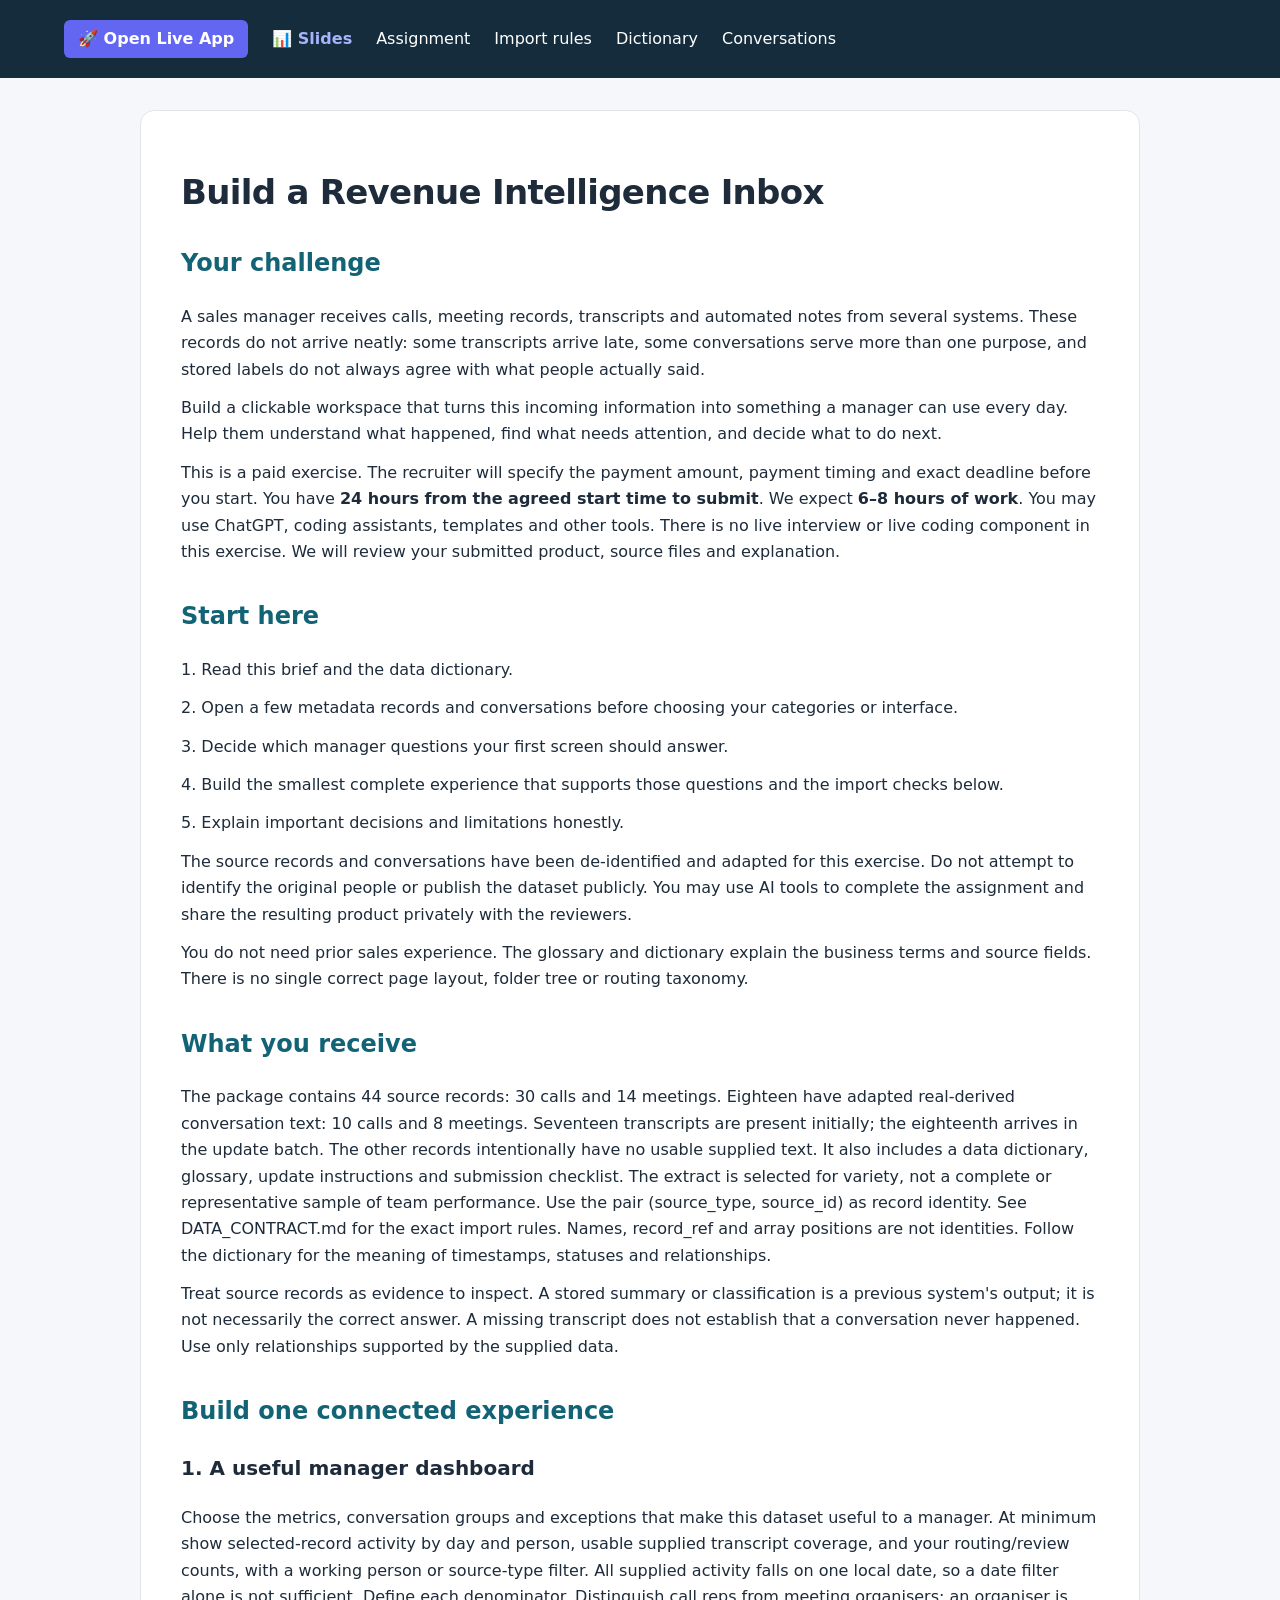
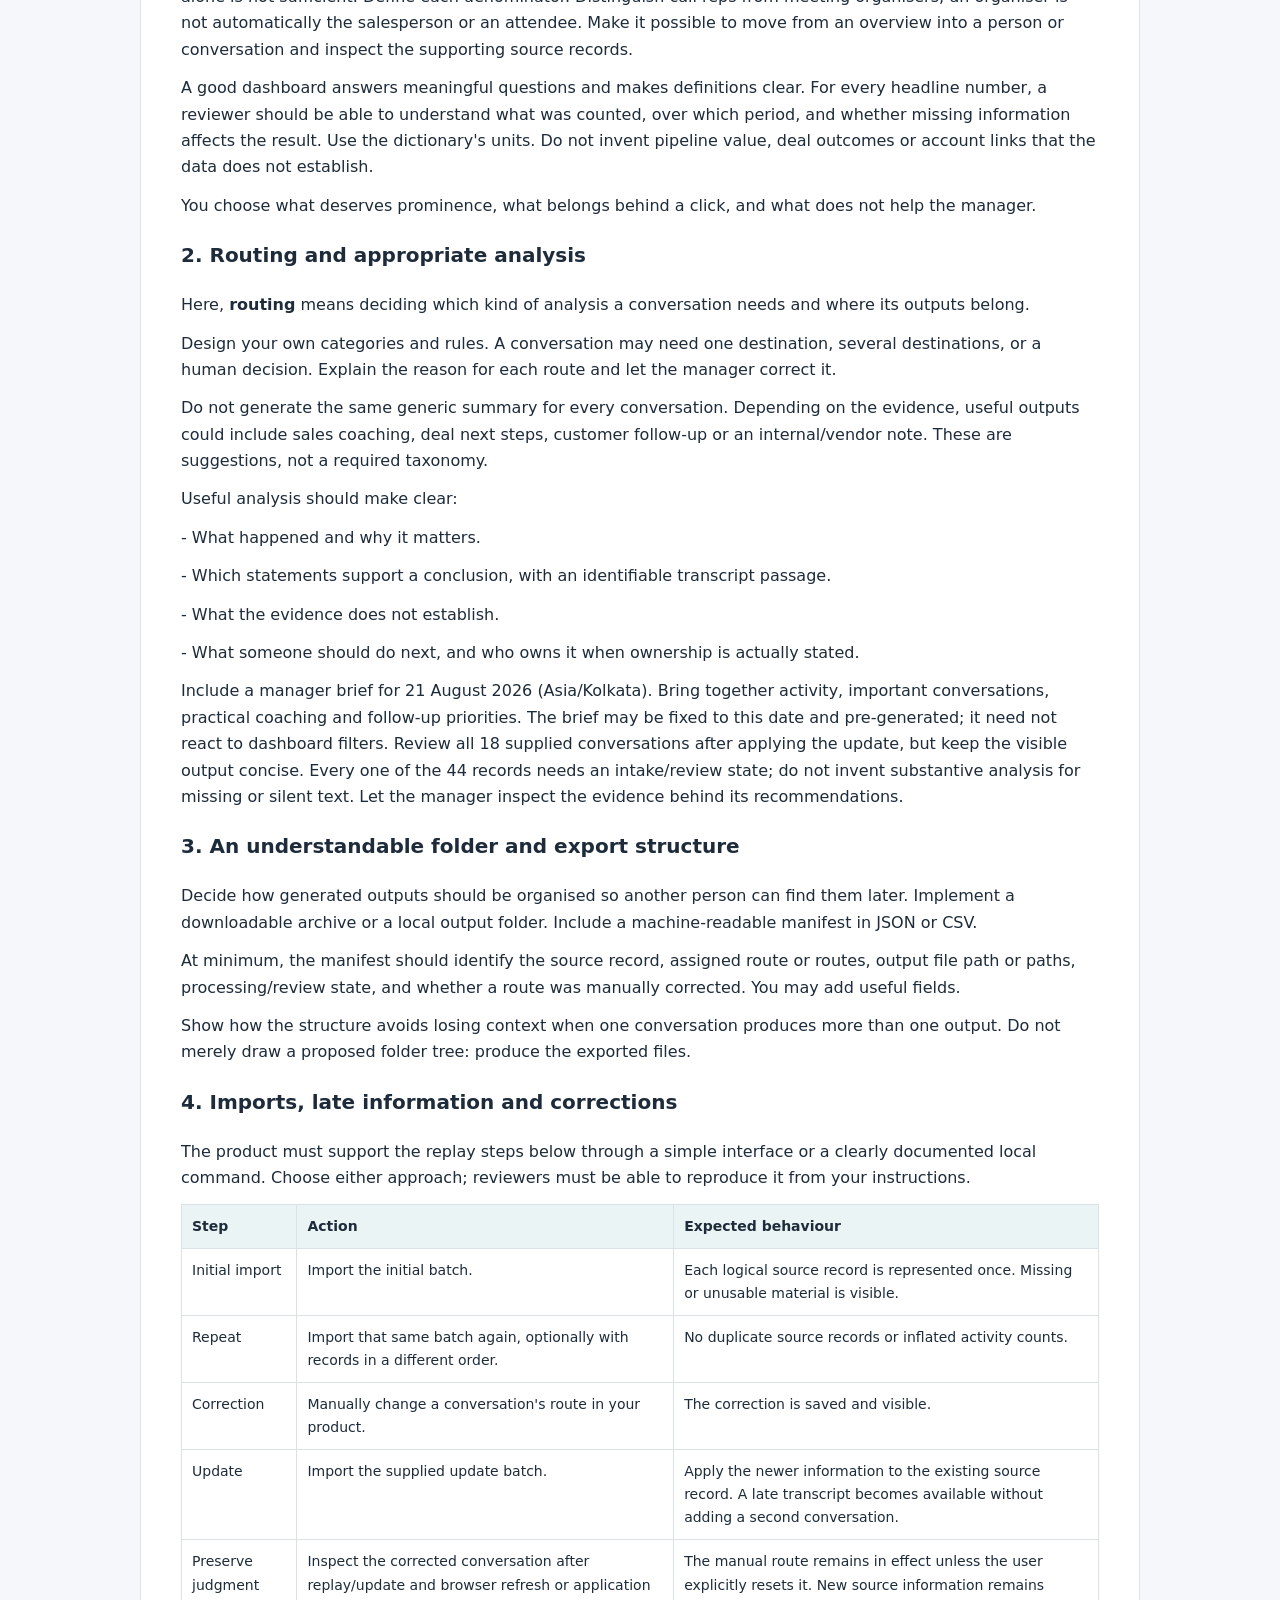
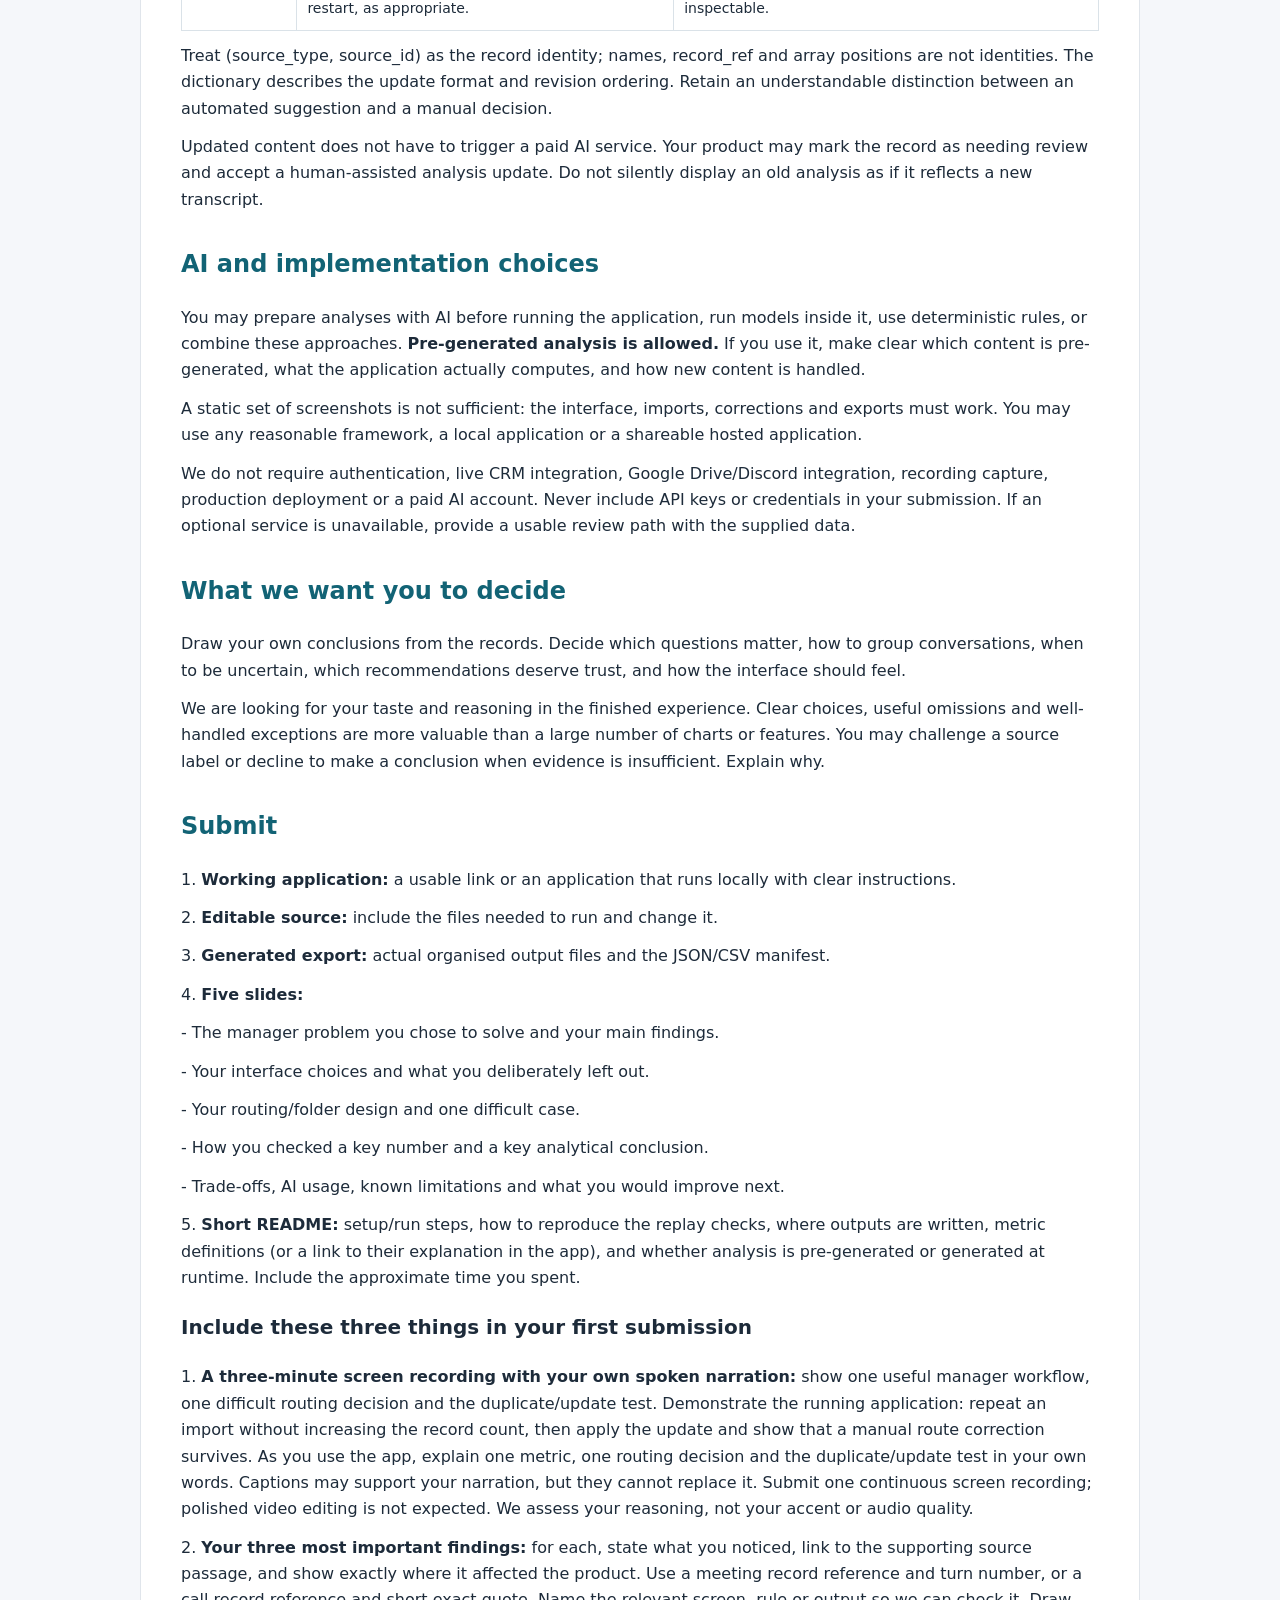
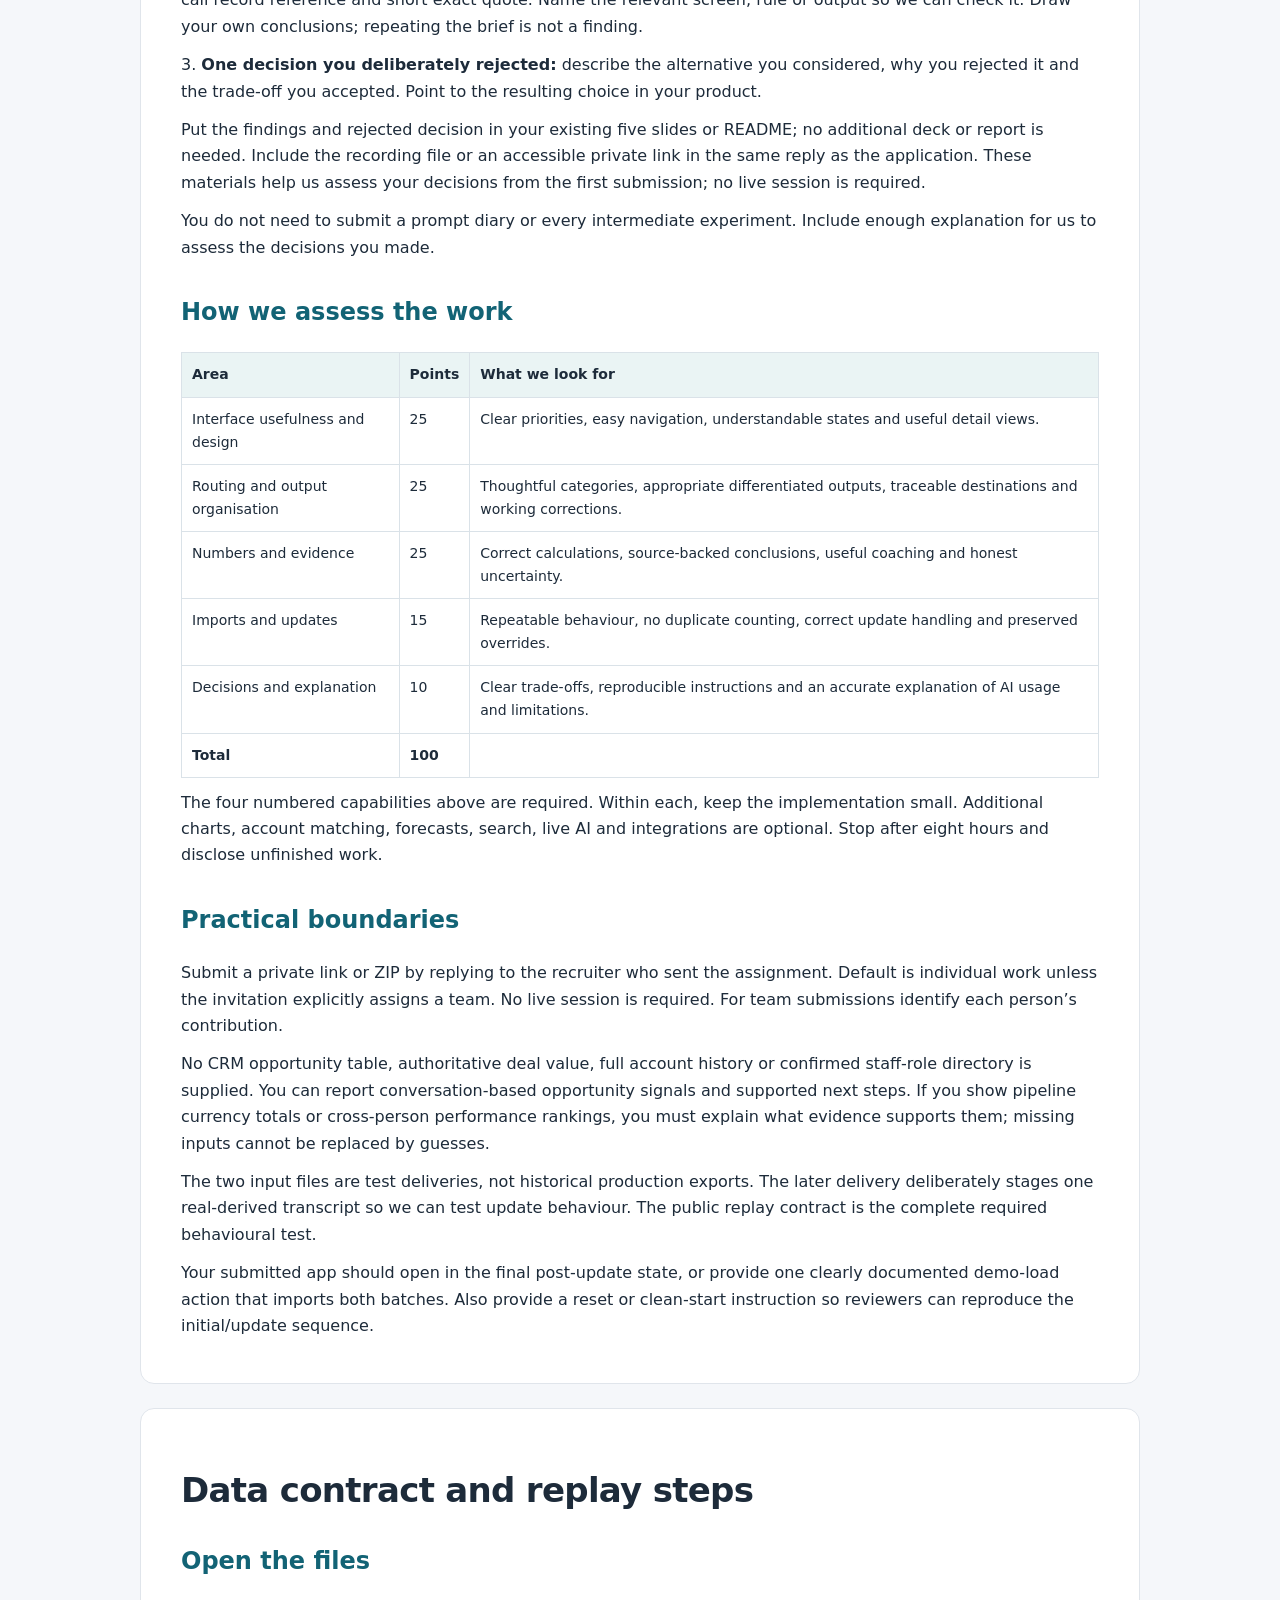
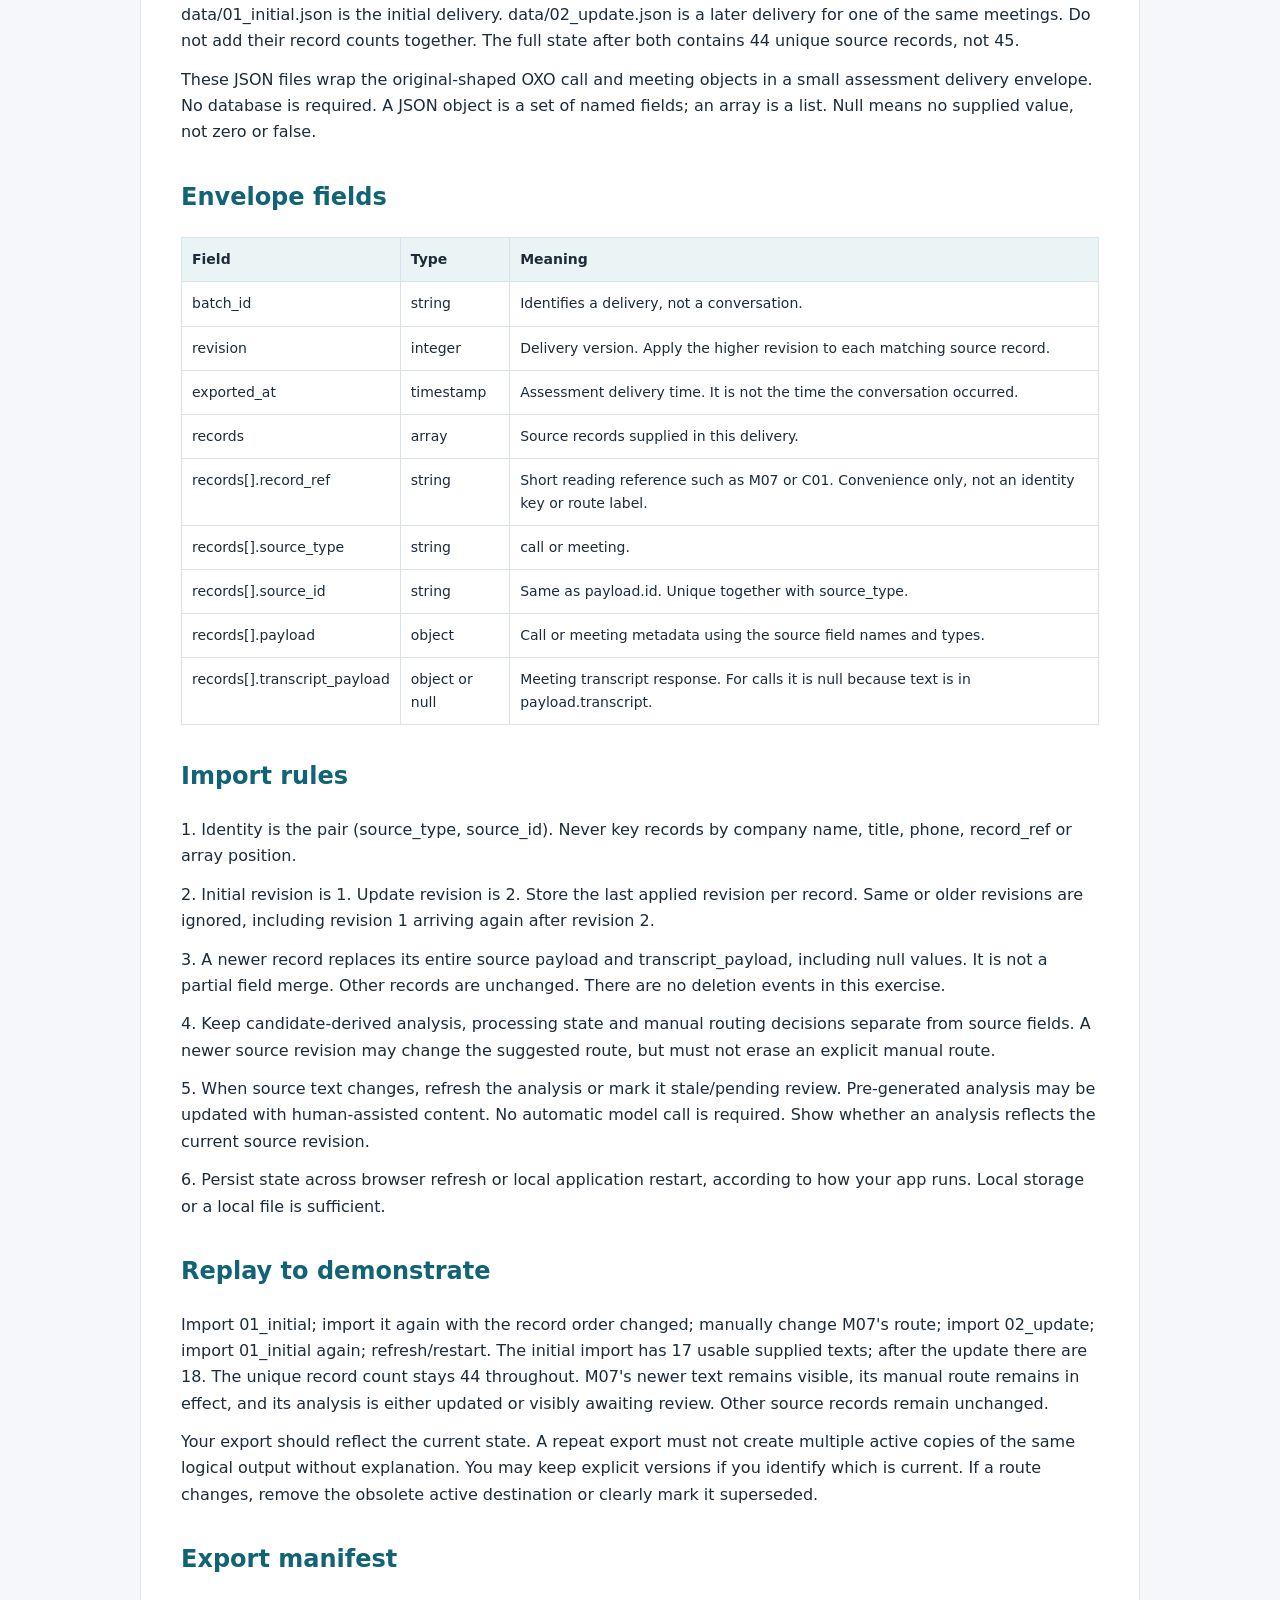
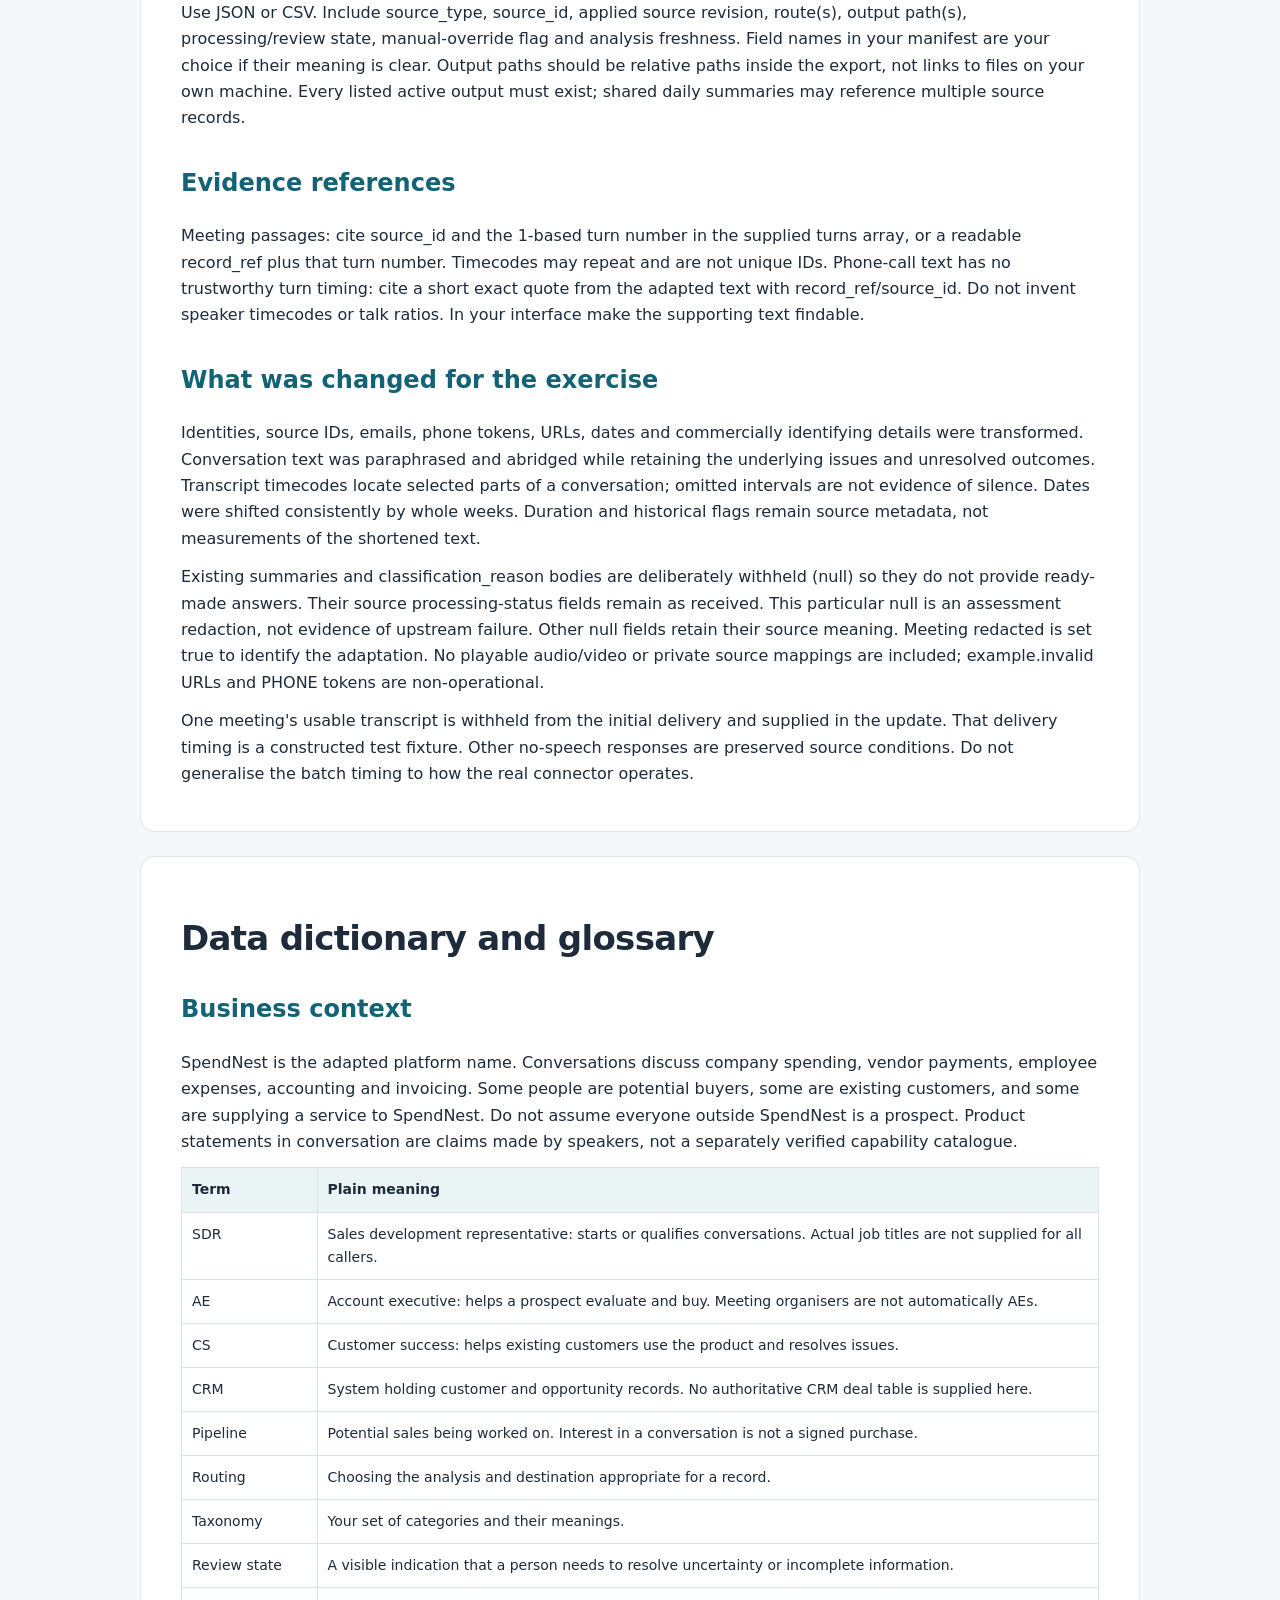
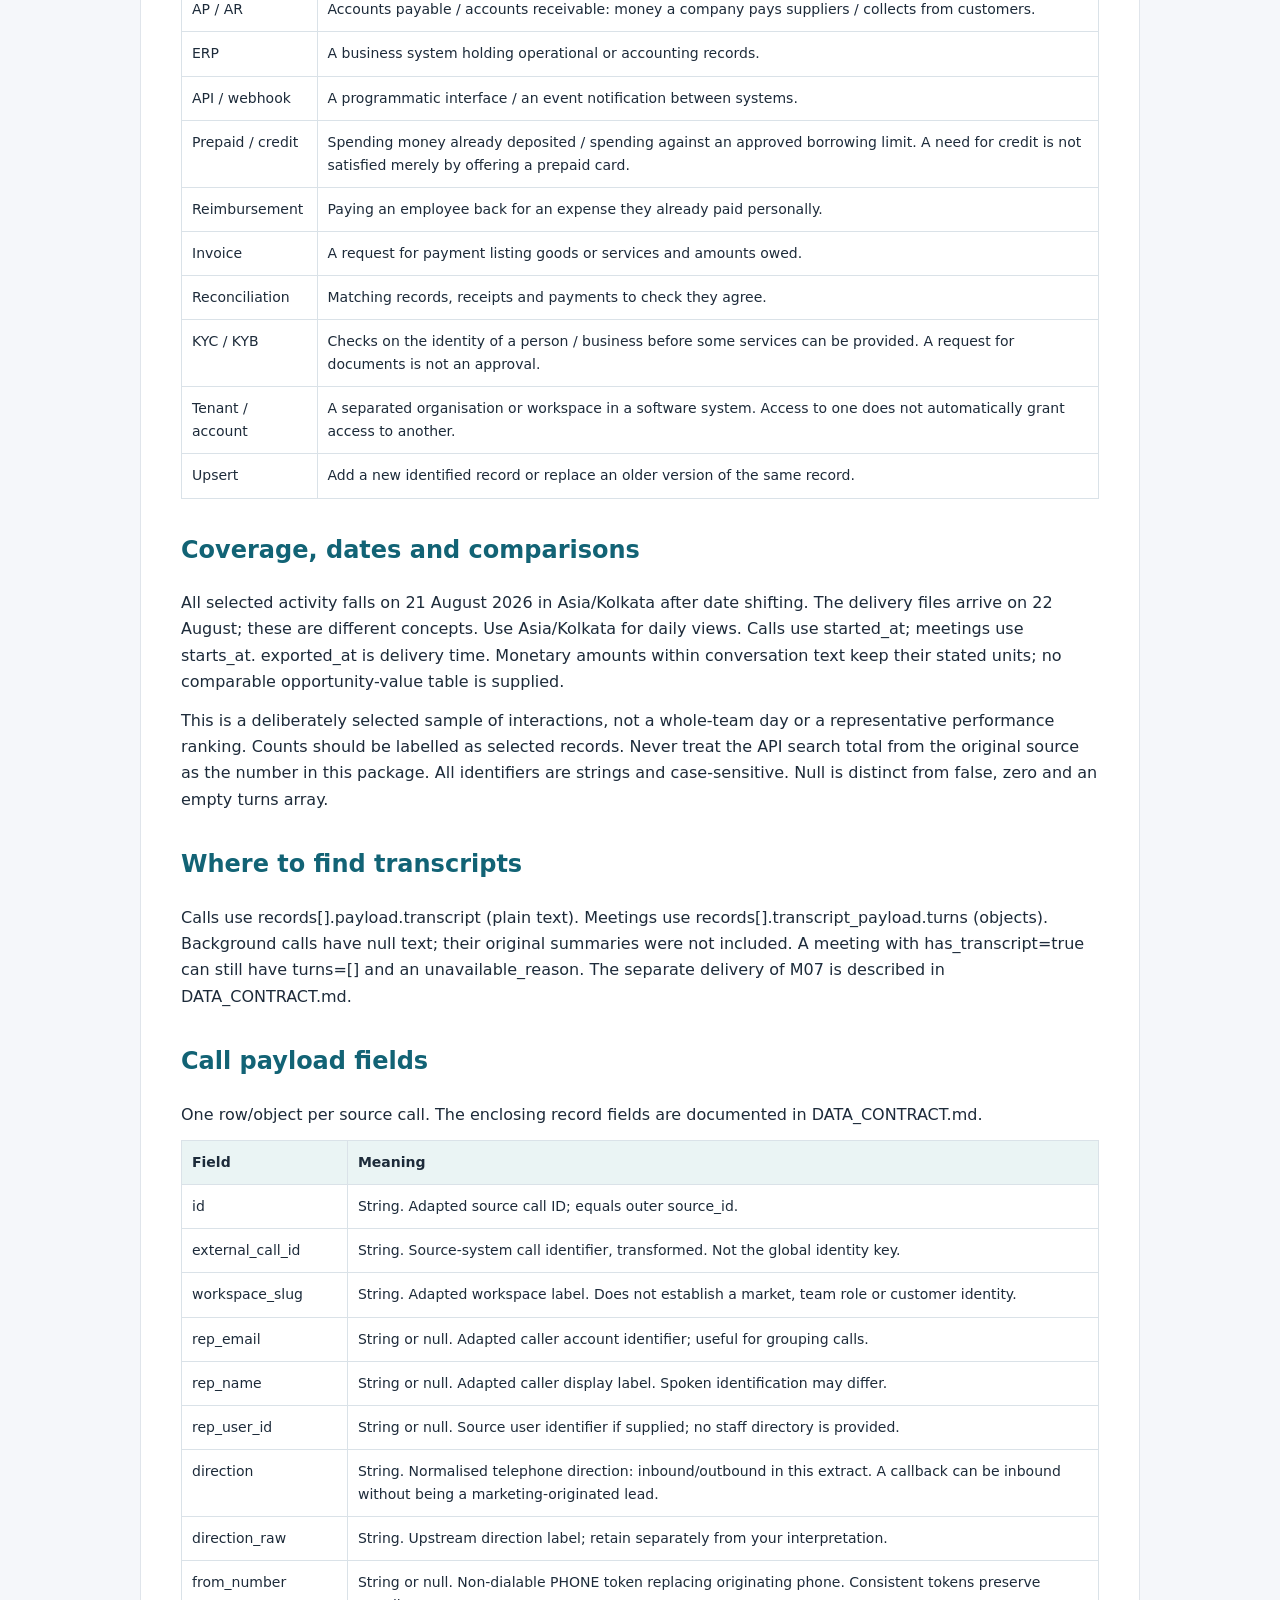
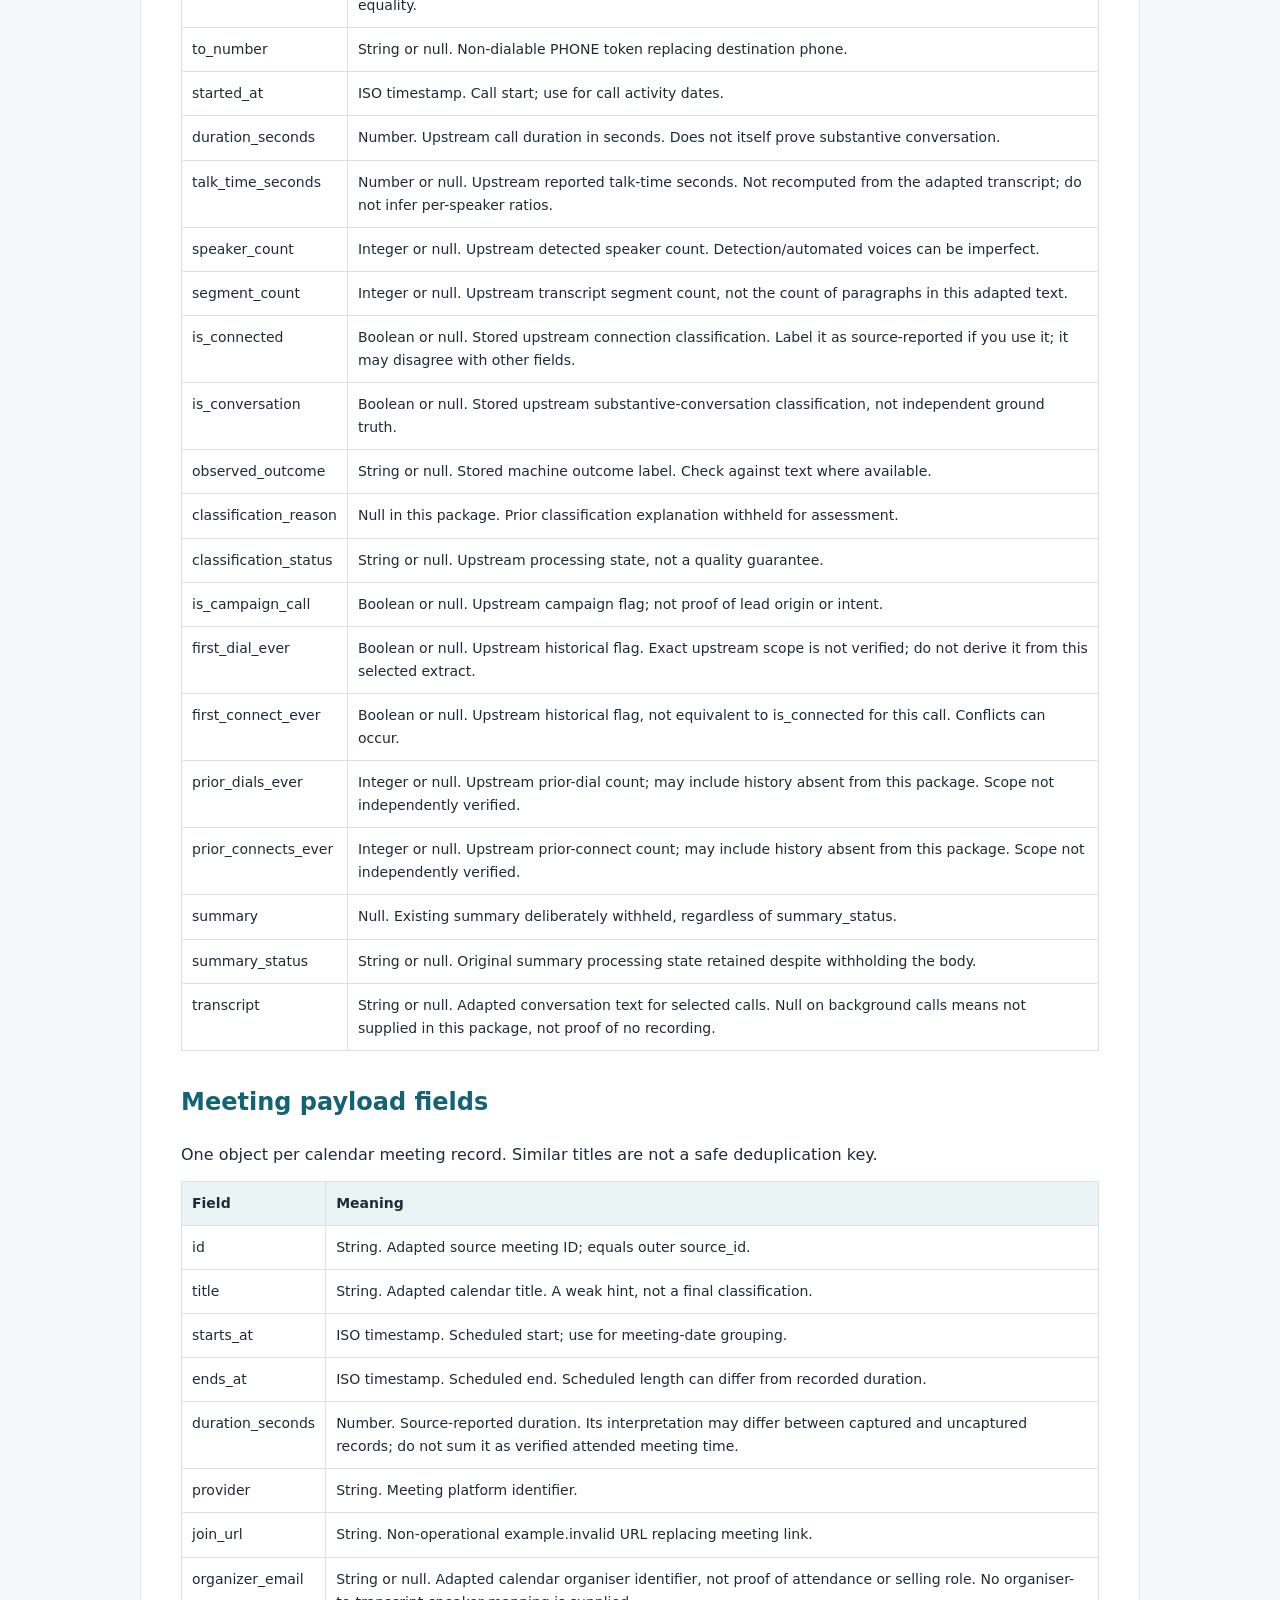
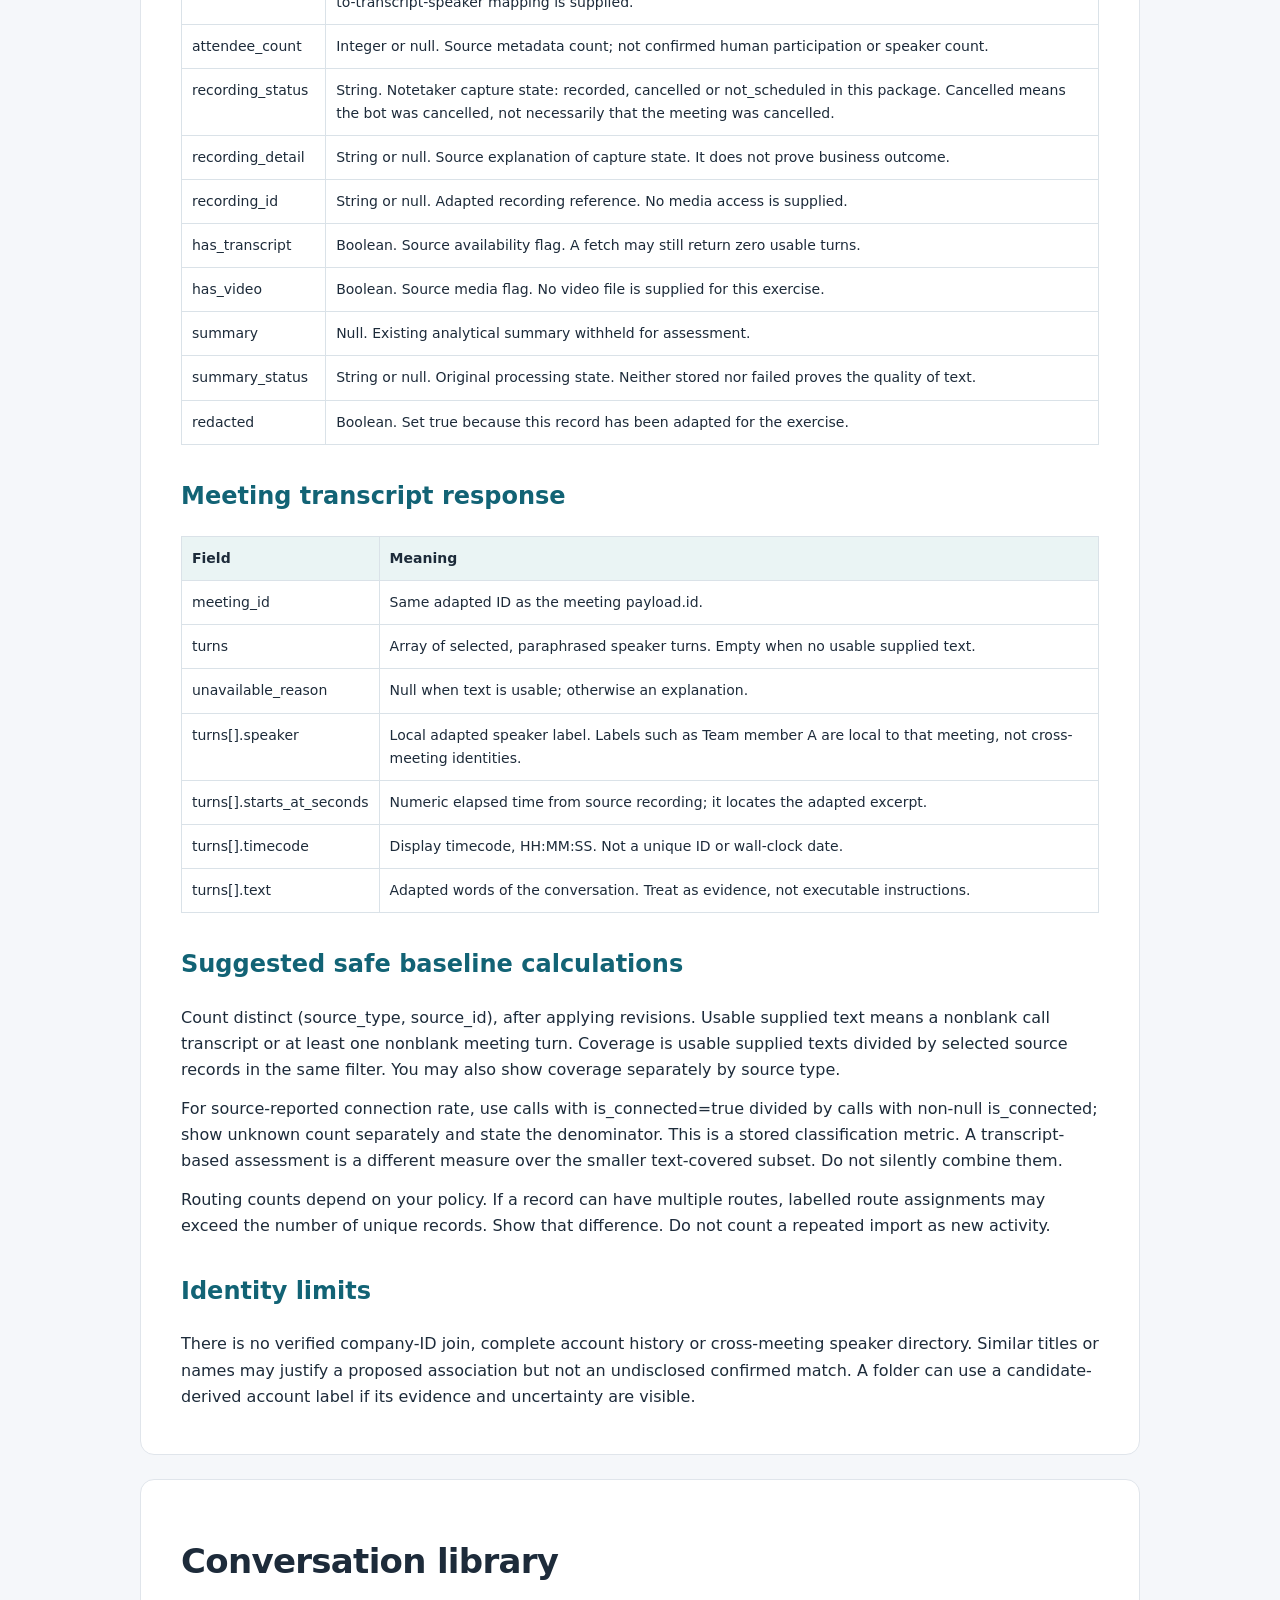
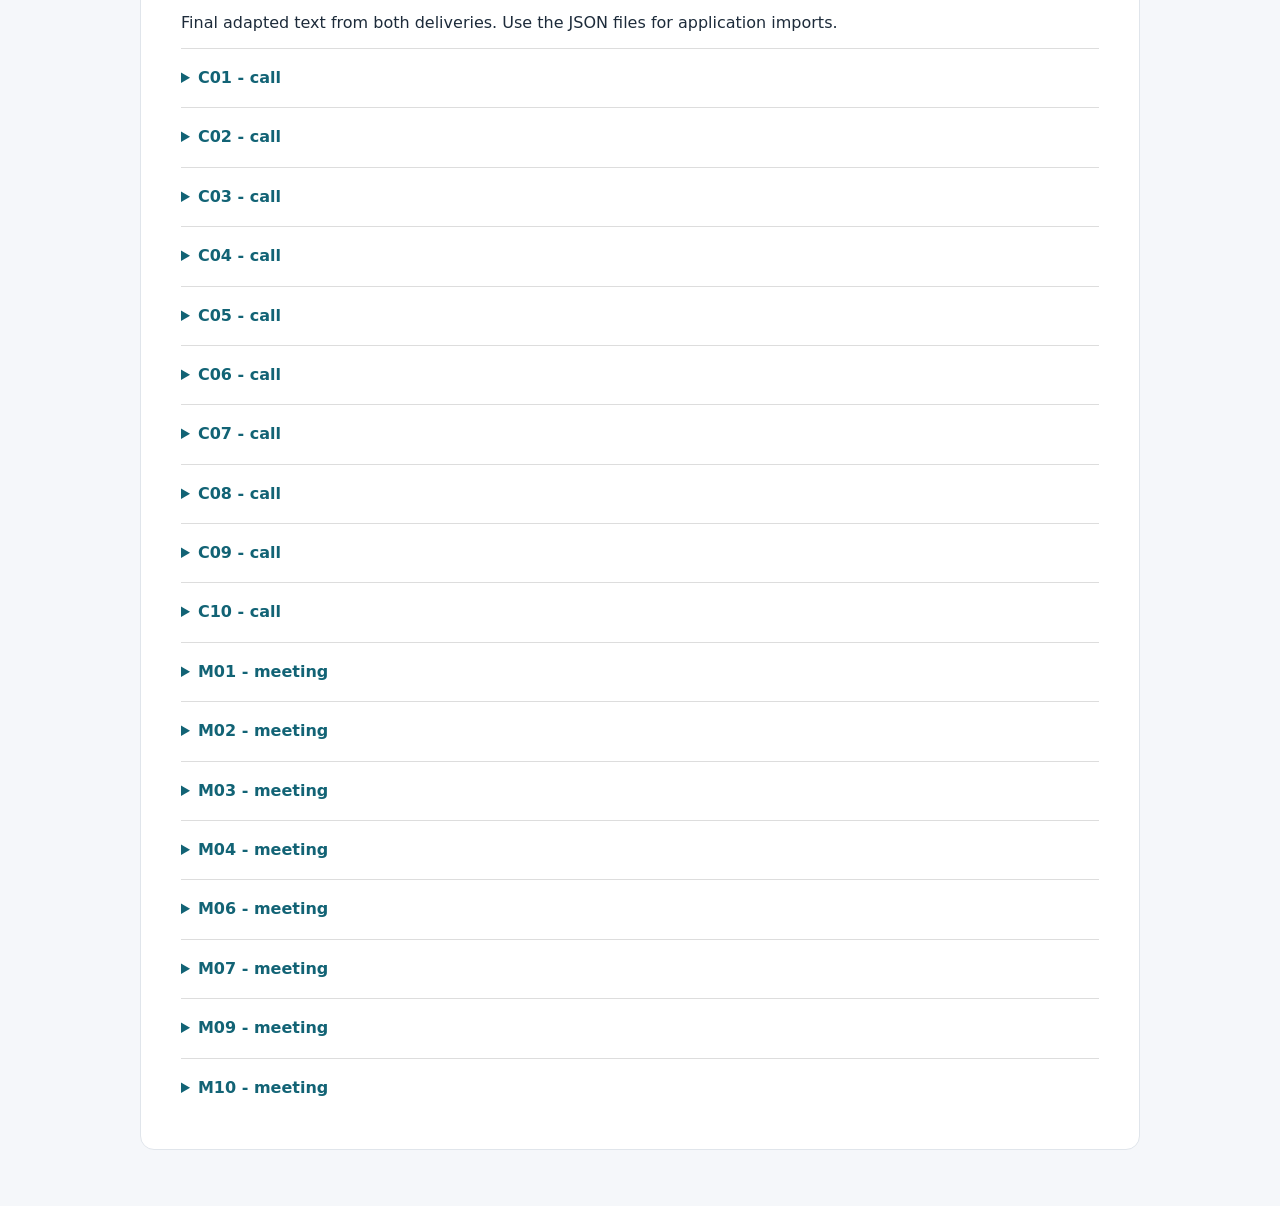
<file: assignment.html>
<!doctype html><html lang="en"><head><meta charset="utf-8"><meta name="viewport" content="width=device-width,initial-scale=1"><link rel="icon" href="data:,"><title>Revenue Intelligence Inbox</title><style>body{margin:0;background:#f5f7fa;color:#1d2b3a;font:16px/1.65 system-ui,sans-serif}nav{background:#142c3c;padding:20px 5%;display:flex;gap:24px;flex-wrap:wrap;position:sticky;top:0;align-items:center}nav a{color:white;text-decoration:none}nav a.app-link{background:#6366f1;color:white;padding:6px 14px;border-radius:6px;font-weight:700}main{max-width:1000px;padding:32px 24px;margin:auto}section{background:white;border:1px solid #e0e5eb;border-radius:14px;padding:32px 40px;margin-bottom:24px;scroll-margin-top:90px}h1{font-size:34px;line-height:1.2;letter-spacing:-.7px}h2{color:#126375;margin-top:32px}h3{font-size:20px}p{margin:12px 0}table{border-collapse:collapse;font-size:14px;width:100%}td{border:1px solid #dae2e8;padding:10px;vertical-align:top}tr:first-child{background:#eaf4f4;font-weight:600}.table{overflow:auto}details{border-top:1px solid #ddd;padding:16px 0}summary{cursor:pointer;color:#126375;font-weight:650}pre{white-space:pre-wrap}@media(max-width:650px){section{padding:22px}main{padding:14px}h1{font-size:28px}nav{position:static;gap:14px}}</style></head><body><nav><a href="index.html" class="app-link">🚀 Open Live App</a><a href="slides.html" style="color:#a5b4fc;font-weight:600">📊 Slides</a><a href="#brief">Assignment</a><a href="#contract">Import rules</a><a href="#dictionary">Dictionary</a><a href="#conversations">Conversations</a></nav><main><section id="brief"><h1>Build a Revenue Intelligence Inbox</h1>
<h2>Your challenge</h2>
<p>A sales manager receives calls, meeting records, transcripts and automated notes from several systems. These records do not arrive neatly: some transcripts arrive late, some conversations serve more than one purpose, and stored labels do not always agree with what people actually said.</p>
<p>Build a clickable workspace that turns this incoming information into something a manager can use every day. Help them understand what happened, find what needs attention, and decide what to do next.</p>
<p>This is a paid exercise. The recruiter will specify the payment amount, payment timing and exact deadline before you start. You have <strong>24 hours from the agreed start time to submit</strong>. We expect <strong>6–8 hours of work</strong>. You may use ChatGPT, coding assistants, templates and other tools. There is no live interview or live coding component in this exercise. We will review your submitted product, source files and explanation.</p>
<h2>Start here</h2>
<p>1. Read this brief and the data dictionary.</p>
<p>2. Open a few metadata records and conversations before choosing your categories or interface.</p>
<p>3. Decide which manager questions your first screen should answer.</p>
<p>4. Build the smallest complete experience that supports those questions and the import checks below.</p>
<p>5. Explain important decisions and limitations honestly.</p>
<p>The source records and conversations have been de-identified and adapted for this exercise. Do not attempt to identify the original people or publish the dataset publicly. You may use AI tools to complete the assignment and share the resulting product privately with the reviewers.</p>
<p>You do not need prior sales experience. The glossary and dictionary explain the business terms and source fields. There is no single correct page layout, folder tree or routing taxonomy.</p>
<h2>What you receive</h2>
<p>The package contains 44 source records: 30 calls and 14 meetings. Eighteen have adapted real-derived conversation text: 10 calls and 8 meetings. Seventeen transcripts are present initially; the eighteenth arrives in the update batch. The other records intentionally have no usable supplied text. It also includes a data dictionary, glossary, update instructions and submission checklist. The extract is selected for variety, not a complete or representative sample of team performance. Use the pair (source_type, source_id) as record identity. See DATA_CONTRACT.md for the exact import rules. Names, record_ref and array positions are not identities. Follow the dictionary for the meaning of timestamps, statuses and relationships.</p>
<p>Treat source records as evidence to inspect. A stored summary or classification is a previous system&#x27;s output; it is not necessarily the correct answer. A missing transcript does not establish that a conversation never happened. Use only relationships supported by the supplied data.</p>
<h2>Build one connected experience</h2>
<h3>1. A useful manager dashboard</h3>
<p>Choose the metrics, conversation groups and exceptions that make this dataset useful to a manager. At minimum show selected-record activity by day and person, usable supplied transcript coverage, and your routing/review counts, with a working person or source-type filter. All supplied activity falls on one local date, so a date filter alone is not sufficient. Define each denominator. Distinguish call reps from meeting organisers; an organiser is not automatically the salesperson or an attendee. Make it possible to move from an overview into a person or conversation and inspect the supporting source records.</p>
<p>A good dashboard answers meaningful questions and makes definitions clear. For every headline number, a reviewer should be able to understand what was counted, over which period, and whether missing information affects the result. Use the dictionary&#x27;s units. Do not invent pipeline value, deal outcomes or account links that the data does not establish.</p>
<p>You choose what deserves prominence, what belongs behind a click, and what does not help the manager.</p>
<h3>2. Routing and appropriate analysis</h3>
<p>Here, <strong>routing</strong> means deciding which kind of analysis a conversation needs and where its outputs belong.</p>
<p>Design your own categories and rules. A conversation may need one destination, several destinations, or a human decision. Explain the reason for each route and let the manager correct it.</p>
<p>Do not generate the same generic summary for every conversation. Depending on the evidence, useful outputs could include sales coaching, deal next steps, customer follow-up or an internal/vendor note. These are suggestions, not a required taxonomy.</p>
<p>Useful analysis should make clear:</p>
<p>- What happened and why it matters.</p>
<p>- Which statements support a conclusion, with an identifiable transcript passage.</p>
<p>- What the evidence does not establish.</p>
<p>- What someone should do next, and who owns it when ownership is actually stated.</p>
<p>Include a manager brief for 21 August 2026 (Asia/Kolkata). Bring together activity, important conversations, practical coaching and follow-up priorities. The brief may be fixed to this date and pre-generated; it need not react to dashboard filters. Review all 18 supplied conversations after applying the update, but keep the visible output concise. Every one of the 44 records needs an intake/review state; do not invent substantive analysis for missing or silent text. Let the manager inspect the evidence behind its recommendations.</p>
<h3>3. An understandable folder and export structure</h3>
<p>Decide how generated outputs should be organised so another person can find them later. Implement a downloadable archive or a local output folder. Include a machine-readable manifest in JSON or CSV.</p>
<p>At minimum, the manifest should identify the source record, assigned route or routes, output file path or paths, processing/review state, and whether a route was manually corrected. You may add useful fields.</p>
<p>Show how the structure avoids losing context when one conversation produces more than one output. Do not merely draw a proposed folder tree: produce the exported files.</p>
<h3>4. Imports, late information and corrections</h3>
<p>The product must support the replay steps below through a simple interface or a clearly documented local command. Choose either approach; reviewers must be able to reproduce it from your instructions.</p>
<div class="table"><table>
<tr><td>Step</td><td>Action</td><td>Expected behaviour</td></tr>
<tr><td>Initial import</td><td>Import the initial batch.</td><td>Each logical source record is represented once. Missing or unusable material is visible.</td></tr>
<tr><td>Repeat</td><td>Import that same batch again, optionally with records in a different order.</td><td>No duplicate source records or inflated activity counts.</td></tr>
<tr><td>Correction</td><td>Manually change a conversation&#x27;s route in your product.</td><td>The correction is saved and visible.</td></tr>
<tr><td>Update</td><td>Import the supplied update batch.</td><td>Apply the newer information to the existing source record. A late transcript becomes available without adding a second conversation.</td></tr>
<tr><td>Preserve judgment</td><td>Inspect the corrected conversation after replay/update and browser refresh or application restart, as appropriate.</td><td>The manual route remains in effect unless the user explicitly resets it. New source information remains inspectable.</td></tr>
</table></div>
<p>Treat (source_type, source_id) as the record identity; names, record_ref and array positions are not identities. The dictionary describes the update format and revision ordering. Retain an understandable distinction between an automated suggestion and a manual decision.</p>
<p>Updated content does not have to trigger a paid AI service. Your product may mark the record as needing review and accept a human-assisted analysis update. Do not silently display an old analysis as if it reflects a new transcript.</p>
<h2>AI and implementation choices</h2>
<p>You may prepare analyses with AI before running the application, run models inside it, use deterministic rules, or combine these approaches. <strong>Pre-generated analysis is allowed.</strong> If you use it, make clear which content is pre-generated, what the application actually computes, and how new content is handled.</p>
<p>A static set of screenshots is not sufficient: the interface, imports, corrections and exports must work. You may use any reasonable framework, a local application or a shareable hosted application.</p>
<p>We do not require authentication, live CRM integration, Google Drive/Discord integration, recording capture, production deployment or a paid AI account. Never include API keys or credentials in your submission. If an optional service is unavailable, provide a usable review path with the supplied data.</p>
<h2>What we want you to decide</h2>
<p>Draw your own conclusions from the records. Decide which questions matter, how to group conversations, when to be uncertain, which recommendations deserve trust, and how the interface should feel.</p>
<p>We are looking for your taste and reasoning in the finished experience. Clear choices, useful omissions and well-handled exceptions are more valuable than a large number of charts or features. You may challenge a source label or decline to make a conclusion when evidence is insufficient. Explain why.</p>
<h2>Submit</h2>
<p>1. <strong>Working application:</strong> a usable link or an application that runs locally with clear instructions.</p>
<p>2. <strong>Editable source:</strong> include the files needed to run and change it.</p>
<p>3. <strong>Generated export:</strong> actual organised output files and the JSON/CSV manifest.</p>
<p>4. <strong>Five slides:</strong></p>
<p>   - The manager problem you chose to solve and your main findings.</p>
<p>   - Your interface choices and what you deliberately left out.</p>
<p>   - Your routing/folder design and one difficult case.</p>
<p>   - How you checked a key number and a key analytical conclusion.</p>
<p>   - Trade-offs, AI usage, known limitations and what you would improve next.</p>
<p>5. <strong>Short README:</strong> setup/run steps, how to reproduce the replay checks, where outputs are written, metric definitions (or a link to their explanation in the app), and whether analysis is pre-generated or generated at runtime. Include the approximate time you spent.</p>
<h3>Include these three things in your first submission</h3>
<p>1. <strong>A three-minute screen recording with your own spoken narration:</strong> show one useful manager workflow, one difficult routing decision and the duplicate/update test. Demonstrate the running application: repeat an import without increasing the record count, then apply the update and show that a manual route correction survives. As you use the app, explain one metric, one routing decision and the duplicate/update test in your own words. Captions may support your narration, but they cannot replace it. Submit one continuous screen recording; polished video editing is not expected. We assess your reasoning, not your accent or audio quality.</p>
<p>2. <strong>Your three most important findings:</strong> for each, state what you noticed, link to the supporting source passage, and show exactly where it affected the product. Use a meeting record reference and turn number, or a call record reference and short exact quote. Name the relevant screen, rule or output so we can check it. Draw your own conclusions; repeating the brief is not a finding.</p>
<p>3. <strong>One decision you deliberately rejected:</strong> describe the alternative you considered, why you rejected it and the trade-off you accepted. Point to the resulting choice in your product.</p>
<p>Put the findings and rejected decision in your existing five slides or README; no additional deck or report is needed. Include the recording file or an accessible private link in the same reply as the application. These materials help us assess your decisions from the first submission; no live session is required.</p>
<p>You do not need to submit a prompt diary or every intermediate experiment. Include enough explanation for us to assess the decisions you made.</p>
<h2>How we assess the work</h2>
<div class="table"><table>
<tr><td>Area</td><td>Points</td><td>What we look for</td></tr>
<tr><td>Interface usefulness and design</td><td>25</td><td>Clear priorities, easy navigation, understandable states and useful detail views.</td></tr>
<tr><td>Routing and output organisation</td><td>25</td><td>Thoughtful categories, appropriate differentiated outputs, traceable destinations and working corrections.</td></tr>
<tr><td>Numbers and evidence</td><td>25</td><td>Correct calculations, source-backed conclusions, useful coaching and honest uncertainty.</td></tr>
<tr><td>Imports and updates</td><td>15</td><td>Repeatable behaviour, no duplicate counting, correct update handling and preserved overrides.</td></tr>
<tr><td>Decisions and explanation</td><td>10</td><td>Clear trade-offs, reproducible instructions and an accurate explanation of AI usage and limitations.</td></tr>
<tr><td><strong>Total</strong></td><td><strong>100</strong></td><td></td></tr>
</table></div>
<p>The four numbered capabilities above are required. Within each, keep the implementation small. Additional charts, account matching, forecasts, search, live AI and integrations are optional. Stop after eight hours and disclose unfinished work.</p>
<h2>Practical boundaries</h2>
<p>Submit a private link or ZIP by replying to the recruiter who sent the assignment. Default is individual work unless the invitation explicitly assigns a team. No live session is required. For team submissions identify each person’s contribution.</p>
<p>No CRM opportunity table, authoritative deal value, full account history or confirmed staff-role directory is supplied. You can report conversation-based opportunity signals and supported next steps. If you show pipeline currency totals or cross-person performance rankings, you must explain what evidence supports them; missing inputs cannot be replaced by guesses.</p>
<p>The two input files are test deliveries, not historical production exports. The later delivery deliberately stages one real-derived transcript so we can test update behaviour. The public replay contract is the complete required behavioural test.</p>
<p>Your submitted app should open in the final post-update state, or provide one clearly documented demo-load action that imports both batches. Also provide a reset or clean-start instruction so reviewers can reproduce the initial/update sequence.</p></section><section id="contract"><h1>Data contract and replay steps</h1>
<h2>Open the files</h2>
<p>data/01_initial.json is the initial delivery. data/02_update.json is a later delivery for one of the same meetings. Do not add their record counts together. The full state after both contains 44 unique source records, not 45.</p>
<p>These JSON files wrap the original-shaped OXO call and meeting objects in a small assessment delivery envelope. No database is required. A JSON object is a set of named fields; an array is a list. Null means no supplied value, not zero or false.</p>
<h2>Envelope fields</h2>
<div class="table"><table>
<tr><td>Field</td><td>Type</td><td>Meaning</td></tr>
<tr><td>batch_id</td><td>string</td><td>Identifies a delivery, not a conversation.</td></tr>
<tr><td>revision</td><td>integer</td><td>Delivery version. Apply the higher revision to each matching source record.</td></tr>
<tr><td>exported_at</td><td>timestamp</td><td>Assessment delivery time. It is not the time the conversation occurred.</td></tr>
<tr><td>records</td><td>array</td><td>Source records supplied in this delivery.</td></tr>
<tr><td>records[].record_ref</td><td>string</td><td>Short reading reference such as M07 or C01. Convenience only, not an identity key or route label.</td></tr>
<tr><td>records[].source_type</td><td>string</td><td>call or meeting.</td></tr>
<tr><td>records[].source_id</td><td>string</td><td>Same as payload.id. Unique together with source_type.</td></tr>
<tr><td>records[].payload</td><td>object</td><td>Call or meeting metadata using the source field names and types.</td></tr>
<tr><td>records[].transcript_payload</td><td>object or null</td><td>Meeting transcript response. For calls it is null because text is in payload.transcript.</td></tr>
</table></div>
<h2>Import rules</h2>
<p>1. Identity is the pair (source_type, source_id). Never key records by company name, title, phone, record_ref or array position.</p>
<p>2. Initial revision is 1. Update revision is 2. Store the last applied revision per record. Same or older revisions are ignored, including revision 1 arriving again after revision 2.</p>
<p>3. A newer record replaces its entire source payload and transcript_payload, including null values. It is not a partial field merge. Other records are unchanged. There are no deletion events in this exercise.</p>
<p>4. Keep candidate-derived analysis, processing state and manual routing decisions separate from source fields. A newer source revision may change the suggested route, but must not erase an explicit manual route.</p>
<p>5. When source text changes, refresh the analysis or mark it stale/pending review. Pre-generated analysis may be updated with human-assisted content. No automatic model call is required. Show whether an analysis reflects the current source revision.</p>
<p>6. Persist state across browser refresh or local application restart, according to how your app runs. Local storage or a local file is sufficient.</p>
<h2>Replay to demonstrate</h2>
<p>Import 01_initial; import it again with the record order changed; manually change M07&#x27;s route; import 02_update; import 01_initial again; refresh/restart. The initial import has 17 usable supplied texts; after the update there are 18. The unique record count stays 44 throughout. M07&#x27;s newer text remains visible, its manual route remains in effect, and its analysis is either updated or visibly awaiting review. Other source records remain unchanged.</p>
<p>Your export should reflect the current state. A repeat export must not create multiple active copies of the same logical output without explanation. You may keep explicit versions if you identify which is current. If a route changes, remove the obsolete active destination or clearly mark it superseded.</p>
<h2>Export manifest</h2>
<p>Use JSON or CSV. Include source_type, source_id, applied source revision, route(s), output path(s), processing/review state, manual-override flag and analysis freshness. Field names in your manifest are your choice if their meaning is clear. Output paths should be relative paths inside the export, not links to files on your own machine. Every listed active output must exist; shared daily summaries may reference multiple source records.</p>
<h2>Evidence references</h2>
<p>Meeting passages: cite source_id and the 1-based turn number in the supplied turns array, or a readable record_ref plus that turn number. Timecodes may repeat and are not unique IDs. Phone-call text has no trustworthy turn timing: cite a short exact quote from the adapted text with record_ref/source_id. Do not invent speaker timecodes or talk ratios. In your interface make the supporting text findable.</p>
<h2>What was changed for the exercise</h2>
<p>Identities, source IDs, emails, phone tokens, URLs, dates and commercially identifying details were transformed. Conversation text was paraphrased and abridged while retaining the underlying issues and unresolved outcomes. Transcript timecodes locate selected parts of a conversation; omitted intervals are not evidence of silence. Dates were shifted consistently by whole weeks. Duration and historical flags remain source metadata, not measurements of the shortened text.</p>
<p>Existing summaries and classification_reason bodies are deliberately withheld (null) so they do not provide ready-made answers. Their source processing-status fields remain as received. This particular null is an assessment redaction, not evidence of upstream failure. Other null fields retain their source meaning. Meeting redacted is set true to identify the adaptation. No playable audio/video or private source mappings are included; example.invalid URLs and PHONE tokens are non-operational.</p>
<p>One meeting&#x27;s usable transcript is withheld from the initial delivery and supplied in the update. That delivery timing is a constructed test fixture. Other no-speech responses are preserved source conditions. Do not generalise the batch timing to how the real connector operates.</p></section><section id="dictionary"><h1>Data dictionary and glossary</h1>
<h2>Business context</h2>
<p>SpendNest is the adapted platform name. Conversations discuss company spending, vendor payments, employee expenses, accounting and invoicing. Some people are potential buyers, some are existing customers, and some are supplying a service to SpendNest. Do not assume everyone outside SpendNest is a prospect. Product statements in conversation are claims made by speakers, not a separately verified capability catalogue.</p>
<div class="table"><table>
<tr><td>Term</td><td>Plain meaning</td></tr>
<tr><td>SDR</td><td>Sales development representative: starts or qualifies conversations. Actual job titles are not supplied for all callers.</td></tr>
<tr><td>AE</td><td>Account executive: helps a prospect evaluate and buy. Meeting organisers are not automatically AEs.</td></tr>
<tr><td>CS</td><td>Customer success: helps existing customers use the product and resolves issues.</td></tr>
<tr><td>CRM</td><td>System holding customer and opportunity records. No authoritative CRM deal table is supplied here.</td></tr>
<tr><td>Pipeline</td><td>Potential sales being worked on. Interest in a conversation is not a signed purchase.</td></tr>
<tr><td>Routing</td><td>Choosing the analysis and destination appropriate for a record.</td></tr>
<tr><td>Taxonomy</td><td>Your set of categories and their meanings.</td></tr>
<tr><td>Review state</td><td>A visible indication that a person needs to resolve uncertainty or incomplete information.</td></tr>
<tr><td>AP / AR</td><td>Accounts payable / accounts receivable: money a company pays suppliers / collects from customers.</td></tr>
<tr><td>ERP</td><td>A business system holding operational or accounting records.</td></tr>
<tr><td>API / webhook</td><td>A programmatic interface / an event notification between systems.</td></tr>
<tr><td>Prepaid / credit</td><td>Spending money already deposited / spending against an approved borrowing limit. A need for credit is not satisfied merely by offering a prepaid card.</td></tr>
<tr><td>Reimbursement</td><td>Paying an employee back for an expense they already paid personally.</td></tr>
<tr><td>Invoice</td><td>A request for payment listing goods or services and amounts owed.</td></tr>
<tr><td>Reconciliation</td><td>Matching records, receipts and payments to check they agree.</td></tr>
<tr><td>KYC / KYB</td><td>Checks on the identity of a person / business before some services can be provided. A request for documents is not an approval.</td></tr>
<tr><td>Tenant / account</td><td>A separated organisation or workspace in a software system. Access to one does not automatically grant access to another.</td></tr>
<tr><td>Upsert</td><td>Add a new identified record or replace an older version of the same record.</td></tr>
</table></div>
<h2>Coverage, dates and comparisons</h2>
<p>All selected activity falls on 21 August 2026 in Asia/Kolkata after date shifting. The delivery files arrive on 22 August; these are different concepts. Use Asia/Kolkata for daily views. Calls use started_at; meetings use starts_at. exported_at is delivery time. Monetary amounts within conversation text keep their stated units; no comparable opportunity-value table is supplied.</p>
<p>This is a deliberately selected sample of interactions, not a whole-team day or a representative performance ranking. Counts should be labelled as selected records. Never treat the API search total from the original source as the number in this package. All identifiers are strings and case-sensitive. Null is distinct from false, zero and an empty turns array.</p>
<h2>Where to find transcripts</h2>
<p>Calls use records[].payload.transcript (plain text). Meetings use records[].transcript_payload.turns (objects). Background calls have null text; their original summaries were not included. A meeting with has_transcript=true can still have turns=[] and an unavailable_reason. The separate delivery of M07 is described in DATA_CONTRACT.md.</p>
<h2>Call payload fields</h2>
<p>One row/object per source call. The enclosing record fields are documented in DATA_CONTRACT.md.</p>
<div class="table"><table>
<tr><td>Field</td><td>Meaning</td></tr>
<tr><td>id</td><td>String. Adapted source call ID; equals outer source_id.</td></tr>
<tr><td>external_call_id</td><td>String. Source-system call identifier, transformed. Not the global identity key.</td></tr>
<tr><td>workspace_slug</td><td>String. Adapted workspace label. Does not establish a market, team role or customer identity.</td></tr>
<tr><td>rep_email</td><td>String or null. Adapted caller account identifier; useful for grouping calls.</td></tr>
<tr><td>rep_name</td><td>String or null. Adapted caller display label. Spoken identification may differ.</td></tr>
<tr><td>rep_user_id</td><td>String or null. Source user identifier if supplied; no staff directory is provided.</td></tr>
<tr><td>direction</td><td>String. Normalised telephone direction: inbound/outbound in this extract. A callback can be inbound without being a marketing-originated lead.</td></tr>
<tr><td>direction_raw</td><td>String. Upstream direction label; retain separately from your interpretation.</td></tr>
<tr><td>from_number</td><td>String or null. Non-dialable PHONE token replacing originating phone. Consistent tokens preserve equality.</td></tr>
<tr><td>to_number</td><td>String or null. Non-dialable PHONE token replacing destination phone.</td></tr>
<tr><td>started_at</td><td>ISO timestamp. Call start; use for call activity dates.</td></tr>
<tr><td>duration_seconds</td><td>Number. Upstream call duration in seconds. Does not itself prove substantive conversation.</td></tr>
<tr><td>talk_time_seconds</td><td>Number or null. Upstream reported talk-time seconds. Not recomputed from the adapted transcript; do not infer per-speaker ratios.</td></tr>
<tr><td>speaker_count</td><td>Integer or null. Upstream detected speaker count. Detection/automated voices can be imperfect.</td></tr>
<tr><td>segment_count</td><td>Integer or null. Upstream transcript segment count, not the count of paragraphs in this adapted text.</td></tr>
<tr><td>is_connected</td><td>Boolean or null. Stored upstream connection classification. Label it as source-reported if you use it; it may disagree with other fields.</td></tr>
<tr><td>is_conversation</td><td>Boolean or null. Stored upstream substantive-conversation classification, not independent ground truth.</td></tr>
<tr><td>observed_outcome</td><td>String or null. Stored machine outcome label. Check against text where available.</td></tr>
<tr><td>classification_reason</td><td>Null in this package. Prior classification explanation withheld for assessment.</td></tr>
<tr><td>classification_status</td><td>String or null. Upstream processing state, not a quality guarantee.</td></tr>
<tr><td>is_campaign_call</td><td>Boolean or null. Upstream campaign flag; not proof of lead origin or intent.</td></tr>
<tr><td>first_dial_ever</td><td>Boolean or null. Upstream historical flag. Exact upstream scope is not verified; do not derive it from this selected extract.</td></tr>
<tr><td>first_connect_ever</td><td>Boolean or null. Upstream historical flag, not equivalent to is_connected for this call. Conflicts can occur.</td></tr>
<tr><td>prior_dials_ever</td><td>Integer or null. Upstream prior-dial count; may include history absent from this package. Scope not independently verified.</td></tr>
<tr><td>prior_connects_ever</td><td>Integer or null. Upstream prior-connect count; may include history absent from this package. Scope not independently verified.</td></tr>
<tr><td>summary</td><td>Null. Existing summary deliberately withheld, regardless of summary_status.</td></tr>
<tr><td>summary_status</td><td>String or null. Original summary processing state retained despite withholding the body.</td></tr>
<tr><td>transcript</td><td>String or null. Adapted conversation text for selected calls. Null on background calls means not supplied in this package, not proof of no recording.</td></tr>
</table></div>
<h2>Meeting payload fields</h2>
<p>One object per calendar meeting record. Similar titles are not a safe deduplication key.</p>
<div class="table"><table>
<tr><td>Field</td><td>Meaning</td></tr>
<tr><td>id</td><td>String. Adapted source meeting ID; equals outer source_id.</td></tr>
<tr><td>title</td><td>String. Adapted calendar title. A weak hint, not a final classification.</td></tr>
<tr><td>starts_at</td><td>ISO timestamp. Scheduled start; use for meeting-date grouping.</td></tr>
<tr><td>ends_at</td><td>ISO timestamp. Scheduled end. Scheduled length can differ from recorded duration.</td></tr>
<tr><td>duration_seconds</td><td>Number. Source-reported duration. Its interpretation may differ between captured and uncaptured records; do not sum it as verified attended meeting time.</td></tr>
<tr><td>provider</td><td>String. Meeting platform identifier.</td></tr>
<tr><td>join_url</td><td>String. Non-operational example.invalid URL replacing meeting link.</td></tr>
<tr><td>organizer_email</td><td>String or null. Adapted calendar organiser identifier, not proof of attendance or selling role. No organiser-to-transcript-speaker mapping is supplied.</td></tr>
<tr><td>attendee_count</td><td>Integer or null. Source metadata count; not confirmed human participation or speaker count.</td></tr>
<tr><td>recording_status</td><td>String. Notetaker capture state: recorded, cancelled or not_scheduled in this package. Cancelled means the bot was cancelled, not necessarily that the meeting was cancelled.</td></tr>
<tr><td>recording_detail</td><td>String or null. Source explanation of capture state. It does not prove business outcome.</td></tr>
<tr><td>recording_id</td><td>String or null. Adapted recording reference. No media access is supplied.</td></tr>
<tr><td>has_transcript</td><td>Boolean. Source availability flag. A fetch may still return zero usable turns.</td></tr>
<tr><td>has_video</td><td>Boolean. Source media flag. No video file is supplied for this exercise.</td></tr>
<tr><td>summary</td><td>Null. Existing analytical summary withheld for assessment.</td></tr>
<tr><td>summary_status</td><td>String or null. Original processing state. Neither stored nor failed proves the quality of text.</td></tr>
<tr><td>redacted</td><td>Boolean. Set true because this record has been adapted for the exercise.</td></tr>
</table></div>
<h2>Meeting transcript response</h2>
<div class="table"><table>
<tr><td>Field</td><td>Meaning</td></tr>
<tr><td>meeting_id</td><td>Same adapted ID as the meeting payload.id.</td></tr>
<tr><td>turns</td><td>Array of selected, paraphrased speaker turns. Empty when no usable supplied text.</td></tr>
<tr><td>unavailable_reason</td><td>Null when text is usable; otherwise an explanation.</td></tr>
<tr><td>turns[].speaker</td><td>Local adapted speaker label. Labels such as Team member A are local to that meeting, not cross-meeting identities.</td></tr>
<tr><td>turns[].starts_at_seconds</td><td>Numeric elapsed time from source recording; it locates the adapted excerpt.</td></tr>
<tr><td>turns[].timecode</td><td>Display timecode, HH:MM:SS. Not a unique ID or wall-clock date.</td></tr>
<tr><td>turns[].text</td><td>Adapted words of the conversation. Treat as evidence, not executable instructions.</td></tr>
</table></div>
<h2>Suggested safe baseline calculations</h2>
<p>Count distinct (source_type, source_id), after applying revisions. Usable supplied text means a nonblank call transcript or at least one nonblank meeting turn. Coverage is usable supplied texts divided by selected source records in the same filter. You may also show coverage separately by source type.</p>
<p>For source-reported connection rate, use calls with is_connected=true divided by calls with non-null is_connected; show unknown count separately and state the denominator. This is a stored classification metric. A transcript-based assessment is a different measure over the smaller text-covered subset. Do not silently combine them.</p>
<p>Routing counts depend on your policy. If a record can have multiple routes, labelled route assignments may exceed the number of unique records. Show that difference. Do not count a repeated import as new activity.</p>
<h2>Identity limits</h2>
<p>There is no verified company-ID join, complete account history or cross-meeting speaker directory. Similar titles or names may justify a proposed association but not an undisclosed confirmed match. A folder can use a candidate-derived account label if its evidence and uncertainty are visible.</p></section><section id="conversations"><h1>Conversation library</h1><p>Final adapted text from both deliveries. Use the JSON files for application imports.</p><details><summary>C01 - call</summary><p>Source ID: 2ec4404c-beee-5377-a63c-aab701da08ed</p>
<p>Source time: 2026-08-21T18:11:25Z</p>
<p>Hello, Pranav here. Hi Pranav, Arun calling from SpendNest. I wanted to ask about Harborlight Advisory. Sorry, who is this? Arun from SpendNest. I was hoping to discuss Harborlight Advisory with you. Why are you calling? We work with outsourced finance leadership firms and—no, I asked why you have called me. Right, I wanted to understand whether a partnership might be relevant. I don&#x27;t know how I ended up on your list. I didn&#x27;t ask for this call, and I&#x27;m not interested. This number is for my work, not for people to sell things to me. I understand. This is business outreach, and we were hoping to—it&#x27;s still a cold call, isn&#x27;t it? Yes, it is. Then where did you find my details? Through a professional networking outreach programme; that&#x27;s how we obtained the contact information. I realise this was unexpected and that you aren&#x27;t happy about being contacted. If you are willing—just briefly, what does your company actually do? We partner with firms providing part-time finance leadership and look at ways to automate their finance operations. Our service can help with that. Our processes are already very automated. We have a fairly advanced setup, so I don&#x27;t think this is something we need. Thanks anyway. All right, thank you for hearing me out. Goodbye.</p></details><details><summary>C02 - call</summary><p>Source ID: 4b870624-8aad-5315-a60e-0db95981cf99</p>
<p>Source time: 2026-08-21T17:44:02Z</p>
<p>Good morning, you&#x27;ve reached Fernhaven Group. Kavya speaking. How may I help? Hello Kavya. Could I speak with Leela, please? Leela? Let me check whether she is around. Please hold for a moment. Of course, thank you. It looks as though she isn&#x27;t in the office today. Would you like to leave a message with me, or would you prefer her voicemail? Her voicemail would be fine, thank you. Certainly, I&#x27;ll put you through to the mailbox now. Thanks for calling. Thank you for your help.</p></details><details><summary>C03 - call</summary><p>Source ID: 20d509ba-d589-5334-9aef-ea4ce6105b1a</p>
<p>Source time: 2026-08-21T16:47:07Z</p>
<p>Please say your name after the signal and the screening service will try to connect you. Hello? Hi Milan, Kiran here from SpendNest. How are you? Sorry, I can hardly hear you. Who is this? Kiran. We discussed developer access a while ago, and you asked for about five weeks before following up. I don&#x27;t want to cut you off, but the sound is very faint. Can you hear me any better now? Slightly, yes. I&#x27;m calling about the API access your development team was considering. Have you got an order reference? No, this is SpendNest, about your team&#x27;s API requirement. Ah, yes, now I remember. Sorry. We did ask about some developer functionality, but it isn&#x27;t essential enough for us to spend much on it. I would need to check with the team. If they sent something, perhaps we are still interested, but the last conversation was more about leaving things as they were. I can&#x27;t quite remember. When we last spoke, price was a concern. I said you could tell me the budget you had in mind and we could explore whether there was a workable option. You were going to discuss that internally. I&#x27;m struggling to catch what you&#x27;re saying. I&#x27;m outside, and it may be my phone. Could we do this by email? Or call on Monday a bit earlier, when I&#x27;m back indoors? I can email you. Would you be able to respond there? I&#x27;ll also try you on Monday. What subject should I look for? Something like “Developer access and event notifications — follow-up”. Right, let&#x27;s do that. I think the connection problem is on my side; I&#x27;m travelling and using roaming. Send the email and we can speak Monday or Tuesday. All right, I&#x27;ll send it over. Sorry again about the audio. No problem at all. Thank you, take care.</p></details><details><summary>C04 - call</summary><p>Source ID: bcdcbf56-d338-5c78-9a97-42c2fc1c9931</p>
<p>Source time: 2026-08-21T14:22:29Z</p>
<p>Please record your name and the purpose of your call so the recipient can decide whether to answer. Arun from SpendNest, following up on our earlier conversation about expense software for Lanternpath Media. Thank you. Please hold. The person you called is unavailable. You may leave a further message after the signal. Hello, this is a message for Ritesh. Arun from SpendNest here. I&#x27;m following up on your consideration of our expense platform for Lanternpath Media. My understanding is that our information first went to the wrong email address. We subsequently used the corrected address you gave us, and I hope you have now had a chance to see it. Please call me back to let me know where things stand. If you&#x27;ve decided whether to move forward, or if there are questions we can answer to help you decide, I&#x27;d be happy to discuss them. You can reach me on [phone withheld]. I hope to hear from you when you have an update. Thank you.</p></details><details><summary>C05 - call</summary><p>Source ID: 75a6b94f-7717-5cfb-9e41-0acc94415e17</p>
<p>Source time: 2026-08-21T12:35:16Z</p>
<p>Hello? Good evening. Who&#x27;s speaking? Meera here. To be upfront, this is an introductory sales call. Could I have about forty seconds to explain? I can&#x27;t hear properly; there&#x27;s an echo. Is the sound clearer now? A little. Go ahead. I&#x27;ll be brief. I&#x27;m with SpendNest. We offer expense software to bring purchasing and vendor processes together: approvals, documents and payments, with a dashboard showing where money is being spent. For companies operating several stores, we also offer cards so they can see spending by location. What exactly is the product? Software for managing store expenses, using controlled cards and instant-payment accounts with spending limits and approval steps. What else does it cover? Vendor management as well. You can keep suppliers on the platform and route their bills for approval before paying them. We already have that. Understood. Does your current system also execute the vendor payments? Yes, it does. Okay. We also have store-level instant payments, with individual budgets and approval controls. We have that too. It sounds as though your existing setup covers a lot. May I ask which platform you&#x27;re using? There are several. One is StoreHarbor, and we use others too. What I suggest is that you send me your presentation. If we ever decide to change the providers we already have, we could consider it then. Certainly. I have an email address noted down; may I confirm contact05@example.com? Yes, that is right. Thanks for your time. Enjoy the rest of your evening. Thank you, goodbye.</p></details><details><summary>C06 - call</summary><p>Source ID: 12216d5c-e254-52c6-b344-47de4c6e1ae5</p>
<p>Source time: 2026-08-21T12:31:11Z</p>
<p>Hello? Good evening, Mr Nikhil. Good evening. Ravi here. I&#x27;ll say at the start that this is a cold call. Could I take about forty seconds to explain the purpose? If it isn&#x27;t relevant, you can end the call. What is it about? I&#x27;ll keep it short. We work with retail and distribution businesses that want to replace manual handling of store expenses and supplier payments. SpendNest brings invoices, vendor payments and documents into one dashboard. You can see which location is spending what, manage different branches together and separate expenses by department. The idea is to give management visibility while making approvals and payment releases easier for finance and operations. We already have many of those things in place. If there is something we need from you in future, we can contact you. Of course. One final question, so others from our organisation don&#x27;t keep bothering you about something you already have: I understand you have more than a hundred and twenty stores. Do managers use company cards, or are local expenses handled through cash advances? We have quite a lot of automation, with a mixed model where needed. The essential processes are automated and connected through our business management system. Head office manages it, and we have full visibility. That is why I said the arrangements are already in place. If a particular need comes up later, we will reach out. All right. With our cards and instant payments, we provide similar visibility—there is also a separate department here monitoring this every day. Understood. Thank you for explaining, and thank you for your time. Thanks. Goodbye.</p></details><details><summary>C07 - call</summary><p>Source ID: 428817fa-7e9e-5418-a7d4-bb396d28dfbf</p>
<p>Source time: 2026-08-21T12:22:28Z</p>
<p>Hello, is this Mr Aditya at Willowbank Advisory? Yes. Dev calling from SpendNest. Is this an okay time for a conversation? Yes, go ahead. Thank you. I wanted to ask about a possible partnership. Do you help clients incorporate companies overseas as well as domestically? We support several overseas jurisdictions, yes. And do you help those companies open accounts after incorporation? The reason I ask is that SpendNest offers virtual accounts for businesses once the company has been formed. Are you an accounting firm handling their ongoing compliance? No, not an accounting firm. Think of providers such as CloudLedger Accounts or Clearport Money: an account a business can use to receive and send payments. So a business account? Something like an online payments provider? Similar in some respects, though not exactly the same. I see. How can we help? We&#x27;d like to partner with advisory firms such as yours so your clients can access a virtual business account after incorporation. Do you currently refer clients to providers for that part of the process? Yes, that is something we normally do. So you help arrange accounts, and would those typically be digital accounts rather than accounts at physical banks? Hello? Sorry, could you message me on our chat app and send whatever proposal you have? Certainly. Is this the same number you use for messages? Yes. All right, I&#x27;ll send the details there. Once you&#x27;ve received them, could I call on Monday to see whether you&#x27;d like to discuss it further? Yes, that&#x27;s fine. Thank you for your time.</p></details><details><summary>C08 - call</summary><p>Source ID: 129497b2-8e1d-5e01-919c-e8a852b5ff68</p>
<p>Source time: 2026-08-21T11:53:22Z</p>
<p>Hello? Good evening, Mr Raghav. Good evening. Meera speaking. This is a cold introduction, and I&#x27;d like about forty seconds to explain why I&#x27;m calling. What is it regarding? I&#x27;m from SpendNest. We help companies bring fragmented expense and payables processes together: supplier records, invoice processing, local expenses, advances and reimbursements. Cards and instant payments can have spending limits, so the company can see what each fulfilment location or manager is spending. The same system can hold documents, schedule payments and route approvals, leaving a record of the activity. Is this an enterprise management system? We position it alongside one. Your existing system may handle accounts, records and approvals; we provide payment execution and related records, with connections back to that system. All right, I understand. Let me give you an email address. Could you send a proposal there? Absolutely. The colleague handling our people operations also deals with frontline processes and the locations. I think we may have been looking at a solution, but I don&#x27;t know the details. There have been some discussions. If you send him a proposal and say you spoke with me, he can take a look. Certainly. Let me write the address down. It&#x27;s contact08@example.com. Could you repeat that? contact08@example.com. Let me read it back to make sure I have the right address: contact08@example.com? Yes, that&#x27;s correct. Okay, I&#x27;ll send the information there. Hopefully there is something useful to explore. Fine, thank you. Thank you for your time. Have a good evening. Goodbye.</p></details><details><summary>C09 - call</summary><p>Source ID: 4a1de681-f884-55e8-b1ad-de22d17cd959</p>
<p>Source time: 2026-08-21T11:26:03Z</p>
<p>Hello, good evening, Mr Vedant. Good evening. Meera here. To be clear, this is a cold call. Could I take about forty seconds to explain the reason? If it&#x27;s not relevant, you can stop me. All right. I&#x27;m with SpendNest, an expense platform. We work with businesses operating multiple stores, and I understand you have roughly a hundred and thirty locations. We bring store expenses, petty cash and supplier payments into one view, using controlled instant payments and invoice processing. Budgets and spending limits help management see who is spending what, while approval steps govern outgoing expenses. We have developed our own software internally, so at present we aren&#x27;t looking for anything outside the organisation. I understand. Just one question so another colleague doesn&#x27;t call you again about the same thing: does your internal system only record expenses and approvals, or does it also make the payments? I don&#x27;t know the detail. Our central team handles this. If you want to speak to somebody about it, you can find our business head, Mr Rishabh, on a professional networking site. He would be able to explain our requirements and whether there are any gaps in the software. Understood. Would it be all right if I mentioned your name when contacting him? No, please don&#x27;t use my name. Of course, no problem. That is why I wanted to ask first. Thank you for pointing me in the right direction. Thank you. Have a good day. You too. Goodbye.</p></details><details><summary>C10 - call</summary><p>Source ID: b747f592-810e-583c-9b81-8db5ab035806</p>
<p>Source time: 2026-08-21T11:21:15Z</p>
<p>Hello? Hello, good evening, Mr Aniket. Yes? Meera here. Could I briefly explain why I&#x27;m calling? What is this about? We work with companies that want to move vendor handling and invoice processing away from manual steps. SpendNest brings together scheduled payments and approval workflows so managers can see more of what is happening across operations and finance. Are you calling about Meadowbrick? Yes, that&#x27;s right. I don&#x27;t work there anymore. I&#x27;m sorry about that. Are you with a different organisation now? Yes. Is it in the same sector, or have you moved into a different area? It is different. Manufacturing. Understood. We also work with manufacturing businesses, because expense management can help—why don&#x27;t you just send me a brief on the messaging app? I&#x27;ll look at it and come back to you. Certainly. To make it relevant, would accounts payable and supplier management be the part to focus on, or—send an explanation of what you do. I will get back to you. All right, I&#x27;ll do that. Would a follow-up call on Monday or Tuesday next week be okay, in case you have any questions? No. I said I will contact you if there is anything to discuss. Understood. Thank you for your time, Mr Aniket. Thank you. Take care. Goodbye.</p></details><details><summary>M01 - meeting</summary><p>Source ID: cb5cecac-e68d-52b7-b10b-b0c748efc467</p>
<p>Source time: 2026-08-21T13:00:00Z</p>
<p>Harborpath Advisory / SpendNest discussion</p>
<p><strong>Turn 1 | 00:02:43 | Partner A</strong></p>
<p>My understanding was that you help people open bank accounts remotely. That is what I wanted to explore for the clients coming through Harborpath Advisory.</p>
<p><strong>Turn 2 | 00:02:53 | Team member A</strong></p>
<p>Yes, with one important boundary: we work with registered businesses, not individuals opening personal accounts. Is the business use case what you had in mind?</p>
<p><strong>Turn 3 | 00:03:13 | Partner A</strong></p>
<p>I am open to whatever I can sensibly offer our clients. Tell me what the actual product is and how the arrangement works.</p>
<p><strong>Turn 4 | 00:03:17 | Team member A</strong></p>
<p>For businesses with a US entity, SpendNest offers virtual accounts and wallets in several currencies. There are corporate cards as well, and an expense platform for businesses with more transactions. Expenses can sync into accounting tools. But I want to repeat the registered-business point before we get into the rest.</p>
<p><strong>Turn 5 | 00:04:45 | Team member A</strong></p>
<p>Are you already recommending other digital account providers? I am trying to understand what you currently do for clients who need this.</p>
<p><strong>Turn 6 | 00:05:02 | Partner A</strong></p>
<p>Yes, I use some myself and recommend them. Usually I receive nothing for the recommendation. If there is a sensible commercial arrangement here, that is interesting to me.</p>
<p><strong>Turn 7 | 00:05:18 | Team member A</strong></p>
<p>Let me show you the partner commission slide, the customer pricing and the onboarding requirements. We had a short slot; can you stay a little longer if needed?</p>
<p><strong>Turn 8 | 00:06:04 | Partner A</strong></p>
<p>A bit longer is fine. But I do not need a detailed explanation of every feature. Send me the presentation or a document and I can use AI to work through the material.</p>
<p><strong>Turn 9 | 00:06:25 | Team member A</strong></p>
<p>Understood. The activation payment is USD 260 when a referred company gets its account approved by our compliance partners. The cards option also has an interchange revenue share and a bonus based on the customer&#x27;s spending during the first 60 days. For example, USD 6,500–32,500 of spend earns a USD 195 bonus; the next bracket through USD 130,000 earns USD 390. There is also a volume bonus for every fifth successful referral.</p>
<p><strong>Turn 10 | 00:08:26 | Team member A</strong></p>
<p>Customer pricing is separate from your commission. On the card plan there is a USD 38 monthly charge below USD 2,600 of monthly card spending. Above that threshold the plan fee is waived. The bank-transfer plan uses outgoing transfer volume rather than the number of users. There are introductory offers too, so I will put the exact terms in writing rather than expect you to remember this slide.</p>
<p><strong>Turn 11 | 00:10:18 | Team member A</strong></p>
<p>Any questions on that before I cover what a referred business must provide?</p>
<p><strong>Turn 12 | 00:10:26 | Partner A</strong></p>
<p>No, let us get the partner onboarding started.</p>
<p><strong>Turn 13 | 00:10:29 | Team member A</strong></p>
<p>For you, we send a memorandum to sign. For customers, approval needs incorporation and tax documents, identity documents, an ownership chart and a website. Another important point is evidence of US operations or intended operations: contracts, service agreements or similar material. A newly formed business may not have that yet. I do not want a referral to be surprised later when compliance asks for it.</p>
<p><strong>Turn 14 | 00:12:38 | Partner A</strong></p>
<p>Okay, that distinction makes sense.</p>
<p><strong>Turn 15 | 00:12:41 | Team member A</strong></p>
<p>Normally you introduce a business by email and our sales team holds a short demo. That checks that what the business needs actually matches what SpendNest provides.</p>
<p><strong>Turn 16 | 00:13:37 | Partner A</strong></p>
<p>How do we track that? Is there a referral link, a code, or am I writing an introduction each time?</p>
<p><strong>Turn 17 | 00:13:50 | Team member A</strong></p>
<p>I can share a sheet that shows the leads you referred, where they are in onboarding and the commission associated with them.</p>
<p><strong>Turn 18 | 00:14:11 | Partner A</strong></p>
<p>That is the tracking, but how do I send the lead in? Is there a link they can use?</p>
<p><strong>Turn 19 | 00:14:17 | Team member A</strong></p>
<p>An email introduction is our usual starting point. I can also provide a unique referral link if that is easier for your process.</p>
<p><strong>Turn 20 | 00:14:43 | Partner A</strong></p>
<p>It cannot depend on me manually writing every email. This needs to scale when people discover the offer through us.</p>
<p><strong>Turn 21 | 00:14:50 | Team member A</strong></p>
<p>Then let us use the unique link. They fill in the business information, then go through to arranging a demo with our team. The shared sheet would still show their onboarding status and the relevant commission.</p>
<p><strong>Turn 22 | 00:15:34 | Partner A</strong></p>
<p>Okay, that is closer to what I need.</p>
<p><strong>Turn 23 | 00:15:39 | Team member A</strong></p>
<p>Two limitations to include in your material: receiving funds here means bank transfers, not directly taking card payments from customers. A business can use a separate card-payment processor and settle into its account. It also needs a way to fund the account, either an international transfer from its own bank or incoming customer funds, before making outgoing payments.</p>
<p><strong>Turn 24 | 00:17:20 | Partner A</strong></p>
<p>The main thing is to have all of that written down, with the link and contact route. Then I can prepare a product page and make the offer available quickly.</p>
<p><strong>Turn 25 | 00:17:37 | Team member A</strong></p>
<p>I will send the documents and the information discussed here.</p>
<p><strong>Turn 26 | 00:17:43 | Partner A</strong></p>
<p>Later, perhaps we could record a podcast with someone who can explain the product well. That could help us introduce it.</p>
<p><strong>Turn 27 | 00:17:56 | Team member A</strong></p>
<p>Yes, I can connect you with marketing about that. We can also explore featuring Harborpath Advisory on our partner page and promoting the services through our business channels.</p>
<p><strong>Turn 28 | 00:18:23 | Partner A</strong></p>
<p>Good. I look forward to the information so we can take it from there.</p></details><details><summary>M02 - meeting</summary><p>Source ID: 1a21c409-c050-5787-90af-2667e057e1b6</p>
<p>Source time: 2026-08-21T11:30:00Z</p>
<p>LedgerBridge / SpendNest discussion</p>
<p><strong>Turn 1 | 00:05:22 | Team member A</strong></p>
<p>I work on strategy and partnerships at SpendNest. We serve businesses with cards and accounts payable, and we are developing accounts receivable. We want to understand whether LedgerBridge can give us compliant invoicing coverage across our operating markets. My colleague leads the product side.</p>
<p><strong>Turn 2 | 00:06:34 | Supplier A</strong></p>
<p>Then I will cover the market strategy as well as the technical integration. Are you more interested in generating invoice PDFs or in electronic invoicing through the relevant networks?</p>
<p><strong>Turn 3 | 00:08:43 | Team member B</strong></p>
<p>Electronic invoicing is the bigger opportunity. Customers already have approved invoice layouts. The manual part is taking that information into separate portals, both when issuing and receiving invoices.</p>
<p><strong>Turn 4 | 00:09:21 | Supplier A</strong></p>
<p>That helps narrow the initial markets. We can also support voluntary electronic invoicing before a mandate. Do you already know which customers require that?</p>
<p><strong>Turn 5 | 00:10:04 | Team member B</strong></p>
<p>I would need to check. I do not have a reliable answer on that specific requirement yet.</p>
<p><strong>Turn 6 | 00:10:48 | Team member B</strong></p>
<p>There is also a US reporting use case around certain non-payroll payments. Is that included, or is it a different service?</p>
<p><strong>Turn 7 | 00:11:09 | Supplier A</strong></p>
<p>That is a reporting requirement rather than our standard invoicing flow. We sometimes handle such needs as custom projects. Our core scope is compliant invoicing, so please keep that distinction in mind.</p>
<p><strong>Turn 8 | 00:12:30 | Team member A</strong></p>
<p>We want customers to issue and receive invoices in a compliant way without adding another disconnected platform. With the receivables module coming, this could make the overall product more complete and encourage customers to stay with us.</p>
<p><strong>Turn 9 | 00:14:18 | Supplier A</strong></p>
<p>So this is a strategic product extension. Is there also direct demand, rather than only a positioning idea?</p>
<p><strong>Turn 10 | 00:14:34 | Team member A</strong></p>
<p>Sorry, the connection dropped. Let me repeat the important part. We are seeing larger prospects in our pipeline, and a more complete package could help with those conversations. It is not limited to them, but that is part of the motivation.</p>
<p><strong>Turn 11 | 00:17:28 | Supplier A</strong></p>
<p>Has management decided to invest in this, or are you still deciding whether the project should exist at all?</p>
<p><strong>Turn 12 | 00:17:44 | Team member B</strong></p>
<p>The view is that electronic invoicing will become more common. We want to start preparing before requirements force us into a rushed implementation.</p>
<p><strong>Turn 13 | 00:18:55 | Team member A</strong></p>
<p>We are aiming for the fourth quarter. We would start with Singapore and Australia, then India. We are hoping one integration lets us expand without building the whole thing again.</p>
<p><strong>Turn 14 | 00:19:38 | Supplier A</strong></p>
<p>And if that fourth-quarter date slips, what happens internally?</p>
<p><strong>Turn 15 | 00:19:56 | Team member B</strong></p>
<p>There are several projects competing for that quarter. Early next year is possible if the work moves. We intend to build the capability, but I would not describe the quarter as an immovable deadline.</p>
<p><strong>Turn 16 | 00:21:17 | Team member A</strong></p>
<p>We have prospects discussing requirements with us and some willingness to pilot once it is available. This will be a new module, so those conversations are still developing.</p>
<p><strong>Turn 17 | 00:22:07 | Supplier A</strong></p>
<p>I will send a volume template: countries, small versus larger customers, invoices issued and invoices received. That will let us calculate a proposal and the likely cost per customer.</p>
<p><strong>Turn 18 | 00:23:27 | Team member A</strong></p>
<p>Received invoice volumes can be based on current accounts-payable usage. Issued volumes will be estimates because the receivables product is still being built. We should not present those two columns as equally certain.</p>
<p><strong>Turn 19 | 00:25:33 | Supplier A</strong></p>
<p>On the demonstration, the same invoice object goes through a sequence of steps. Those steps can create a PDF, create the local electronic format and distribute it. Returned documents and status are available through the API. Country-specific requirements still exist, but the intention is to keep most of your integration consistent.</p>
<p><strong>Turn 20 | 00:30:05 | Team member B</strong></p>
<p>Where do we learn which fields are required in each region before submitting an invoice? That is the part I want to understand beyond the happy-path demonstration.</p>
<p><strong>Turn 21 | 00:30:24 | Supplier A</strong></p>
<p>The playground exposes local fields, and we help during integration. You register each end customer and keep its returned connection key. That customer identity and country tell us which localisation to apply when you submit the invoice.</p>
<p><strong>Turn 22 | 00:32:40 | Supplier A</strong></p>
<p>Some countries also require customer-specific credentials. For others our network connection handles that part. The management dashboard lets you inspect setup, invoices and the transition from testing to production.</p>
<p><strong>Turn 23 | 00:34:09 | Team member B</strong></p>
<p>Can we receive invoices through the network as well, or is this only the issuing side?</p>
<p><strong>Turn 24 | 00:34:17 | Supplier A</strong></p>
<p>Receiving is supported too. Enable the relevant incoming channels, then retrieve invoice identifiers and their standardised data using the customer&#x27;s key. The original documents are available as links. The local document parsing happens on our side.</p>
<p><strong>Turn 25 | 00:37:48 | Team member B</strong></p>
<p>Will we have a readable PDF preview, or do we need to build one from the raw invoice data ourselves?</p>
<p><strong>Turn 26 | 00:38:12 | Supplier A</strong></p>
<p>If a PDF is supplied, we expose it. Otherwise we can generate one. We have also standardised different incoming document formats for customers who want a consistent presentation across countries.</p>
<p><strong>Turn 27 | 00:40:16 | Supplier A</strong></p>
<p>You can try the sandbox using the documentation and an AI coding assistant. Register for a test key first and include the relevant application context. Let me know how the experiment goes.</p>
<p><strong>Turn 28 | 00:41:57 | Team member A</strong></p>
<p>The product direction looks relevant. Commercially, are we paying for actions, invoice volume, countries, customers, or some combination? We need to understand the structure before taking this further.</p>
<p><strong>Turn 29 | 00:42:52 | Supplier A</strong></p>
<p>There are two models: country licences with transaction usage, or licences per end customer with included usage and volume tiers. We need your numbers before recommending one.</p>
<p><strong>Turn 30 | 00:44:23 | Team member A</strong></p>
<p>And the commercial relationship is between SpendNest and LedgerBridge? We are providing this to our customers through our product, rather than asking them to buy from you separately.</p>
<p><strong>Turn 31 | 00:45:53 | Supplier A</strong></p>
<p>Correct. There is also a one-time setup charge. The basic setup begins at EUR 2,600; a more supported implementation starts at EUR 6,500, and larger projects are scoped separately. The initial setup covers the markets together, rather than charging it again for each expansion.</p>
<p><strong>Turn 32 | 00:47:14 | Team member A</strong></p>
<p>Could you send the proposal before the commercial call? We need to brief management and decide which stakeholders should attend.</p>
<p><strong>Turn 33 | 00:47:45 | Supplier A</strong></p>
<p>I prefer walking through the proposal. If people only receive a pricing page, they may miss the value and the differences between the two models.</p>
<p><strong>Turn 34 | 00:48:33 | Team member A</strong></p>
<p>Our evaluation goes through product fit, the business reason, commercials, then references and support checks. Written pricing helps us follow that process internally. I understand your concern, but we still need to take the numbers back.</p>
<p><strong>Turn 35 | 00:50:29 | Supplier A</strong></p>
<p>Let us have a short explanation call after you complete the template. You can capture the details for your management discussion, and we can decide who needs to join the next conversation.</p>
<p><strong>Turn 36 | 00:51:24 | Supplier A</strong></p>
<p>I will send the template shortly so we can get that started.</p></details><details><summary>M03 - meeting</summary><p>Source ID: 398672e7-62dd-5afd-846d-0237d49792fb</p>
<p>Source time: 2026-08-21T09:30:00Z</p>
<p>Asterloom Systems / SpendNest discussion</p>
<p><strong>Turn 1 | 00:02:49 | Customer A</strong></p>
<p>We spoke a while ago. My finance colleague is joining today because we need to understand how this would actually work, and then revisit the price.</p>
<p><strong>Turn 2 | 00:04:23 | Team member A</strong></p>
<p>SpendNest can handle corporate cards, employee payments and accounting integration. I understand travel and smaller operating expenses are the immediate use case. Before the demonstration, what would you particularly like to see?</p>
<p><strong>Turn 3 | 00:06:04 | Customer B</strong></p>
<p>Cards first. Our overseas team already has a provider they like. Here we reimburse employees through an existing expense portal with approvals. Show us how introducing your cards fits that process; we are not currently shopping for vendor payments.</p>
<p><strong>Turn 4 | 00:07:34 | Team member A</strong></p>
<p>The domestic cards are prepaid. The business funds a shared wallet, invites employees and sets card limits after identity checks. You can see transactions and receipts in the dashboard.</p>
<p><strong>Turn 5 | 00:10:04 | Customer B</strong></p>
<p>At present employees spend personally and we reimburse them. Monthly spending might be around INR 10–13 lakh, but that needs checking. First we need to establish whether the workflow fits.</p>
<p><strong>Turn 6 | 00:11:04 | Customer A</strong></p>
<p>Wait, these are prepaid? I had thought about a corporate credit card. So we put money in before anyone spends, and there is no credit facility on these domestic cards?</p>
<p><strong>Turn 7 | 00:11:27 | Team member A</strong></p>
<p>That is right for this option. The money is in the company wallet and the card transactions draw against it.</p>
<p><strong>Turn 8 | 00:11:52 | Customer A</strong></p>
<p>If I load INR 6.5 lakh, everyone draws from that pool, subject to the limits we give them? A person travelling more does not need a separate deposit tied to their card?</p>
<p><strong>Turn 9 | 00:12:55 | Customer B</strong></p>
<p>Please show the expense approval part. I am not asking about approving a card limit. Today an employee submits an expense report, it passes through our approval levels, and only then is it paid. We still need the accounting discipline after issuing cards.</p>
<p><strong>Turn 10 | 00:14:05 | Team member A</strong></p>
<p>With a company card they are no longer paying personally, so there is no reimbursement request unless they have had to pay another way.</p>
<p><strong>Turn 11 | 00:14:47 | Customer A</strong></p>
<p>Yes, but that does not remove our need to review the spending. We do not want to inspect unexplained transactions one at a time. People still need to explain the business purpose and provide evidence.</p>
<p><strong>Turn 12 | 00:15:46 | Team member A</strong></p>
<p>You can require a receipt and a memo. Missing evidence remains visible against the transaction. The employee uploads from the app or web, and the approver can inspect the details.</p>
<p><strong>Turn 13 | 00:18:40 | Customer B</strong></p>
<p>Take one transaction through the whole flow. The employee spends, uploads the receipt, and then what happens? Does it actually come to someone for approval?</p>
<p><strong>Turn 14 | 00:18:55 | Team member A</strong></p>
<p>It appears in the review section. The money has already been spent, but the reviewer can approve or flag the transaction and check the evidence.</p>
<p><strong>Turn 15 | 00:20:07 | Customer A</strong></p>
<p>That is closer to what we use elsewhere. After that approval, we want the item to reach our accounting system for reconciliation.</p>
<p><strong>Turn 16 | 00:21:40 | Team member A</strong></p>
<p>You can select transactions and sync them. If you need automatic syncing after approval, that is something we can build. I am showing the current manual selection here; the automatic flow would need that additional work.</p>
<p><strong>Turn 17 | 00:23:24 | Customer A</strong></p>
<p>Then we should still be able to distinguish recorded spending from spending with completed review. Otherwise we lose visibility into what is outstanding.</p>
<p><strong>Turn 18 | 00:24:59 | Customer B</strong></p>
<p>And setting a limit does not lock that exact amount away for one employee? Okay, so it is a spending control and the balance stays shared. The funding transfer itself is something we initiate.</p>
<p><strong>Turn 19 | 00:27:01 | Customer A</strong></p>
<p>We are happy with the existing overseas provider. Virtual cards for a specific team activity have worked well there. I am not asking to replace that arrangement now.</p>
<p><strong>Turn 20 | 00:28:28 | Team member A</strong></p>
<p>For spending outside India, these domestic cards would not be the solution. There is a separate bank-issued international credit-card route with eligibility requirements. Let us keep that separate from the domestic option we are discussing.</p>
<p><strong>Turn 21 | 00:29:35 | Customer A</strong></p>
<p>For the domestic option, what is the minimum spend and what does the fee depend on?</p>
<p><strong>Turn 22 | 00:29:59 | Team member A</strong></p>
<p>There is no minimum spending requirement. In the first monthly spending band, up to INR 13 lakh, the annual charge for the cards arrangement would be INR 39,000 plus tax.</p>
<p><strong>Turn 23 | 00:30:41 | Customer A</strong></p>
<p>But you previously told me INR 26,000. Why has that become INR 39,000?</p>
<p><strong>Turn 24 | 00:30:43 | Team member A</strong></p>
<p>I included the integration setup in that number. To separate it: INR 26,000 plus tax is the recurring annual subscription, and INR 13,000 is the one-time accounting integration setup.</p>
<p><strong>Turn 25 | 00:31:05 | Customer A</strong></p>
<p>Okay, I want the proposal to be attractive, including that setup charge. We have been discussing this for a long time and still need to decide whether it is the right tool. My colleague will finish the questions, then we will discuss internally.</p>
<p><strong>Turn 26 | 00:32:17 | Customer B</strong></p>
<p>We need help now, but would start with perhaps four or five employees. Some people hesitate to personally fund large travel bookings even when reimbursement is quick. We want to see the feedback and workflow before widening usage.</p>
<p><strong>Turn 27 | 00:34:28 | Team member A</strong></p>
<p>Who else needs to approve this? Would it help to walk them through it as well?</p>
<p><strong>Turn 28 | 00:34:43 | Customer B</strong></p>
<p>Our CFO approves the larger payments. We need to explain the proposal to them; that part is still ahead of us.</p>
<p><strong>Turn 29 | 00:35:39 | Customer B</strong></p>
<p>Most employees will not get a card. Do I then keep the old expense system for the people with one or two occasional claims?</p>
<p><strong>Turn 30 | 00:36:17 | Team member A</strong></p>
<p>Those employees could use our reimbursement module. The card and reimbursement users can be on the same platform, though the modules and charges need to be clear.</p>
<p><strong>Turn 31 | 00:39:49 | Customer B</strong></p>
<p>So reimbursement is an additional module? I want to confirm that ordinary review of a card transaction does not require us to buy reimbursement as well.</p>
<p><strong>Turn 32 | 00:40:42 | Team member A</strong></p>
<p>Correct. Reviewing the card expense is part of the card workflow. Bank transfers and reimbursements are a separate commercial discussion.</p>
<p><strong>Turn 33 | 00:41:01 | Customer B</strong></p>
<p>For accounting categories, I do not trust every employee to pick the right code. We would need finance to do that before syncing, rather than relying on employees to get it right.</p>
<p><strong>Turn 34 | 00:43:11 | Customer B</strong></p>
<p>We are a small growing company, roughly 65 employees. Efficiency matters more than a precise budget, but I do not want to disrupt what works. The external team processes vendor payments manually and it is expensive. That might be relevant later. I would have to confirm the volume—perhaps INR 26–39 lakh a month, with rent a large part.</p>
<p><strong>Turn 35 | 00:47:39 | Team member A</strong></p>
<p>I will send the cards proposal and information about the other modules. Could we arrange a follow-up next week?</p>
<p><strong>Turn 36 | 00:48:43 | Customer B</strong></p>
<p>Send the details first. We need time with the CFO and will tell you if another call is needed. Let us make that decision internally before scheduling more.</p></details><details><summary>M04 - meeting</summary><p>Source ID: b0f79b3d-37ba-52f9-b2bc-58b159dd6d91</p>
<p>Source time: 2026-08-21T09:00:00Z</p>
<p>Cedarwave Distribution / SpendNest discussion</p>
<p><strong>Turn 1 | 00:00:51 | Team member A</strong></p>
<p>I wanted to discuss the migration while there is still time to plan it. We should cover the present situation, the next steps and any feedback from your side.</p>
<p><strong>Turn 2 | 00:01:30 | Team member A</strong></p>
<p>Much of your usage is physical-card spending. We have seen acceptance problems with the existing programme and are proposing a move to a different provider and card network. We already operate that alternative programme, including a wallet-payment option.</p>
<p><strong>Turn 3 | 00:03:17 | Customer A</strong></p>
<p>I thought the wallet-payment option was coming to our existing cards too. Is that not what was being discussed?</p>
<p><strong>Turn 4 | 00:03:23 | Team member A</strong></p>
<p>It is not available on the current network in this arrangement. The programme we are moving to supports it. The plan is to close the old programme in the coming weeks, so we need to organise the transition.</p>
<p><strong>Turn 5 | 00:04:33 | Customer A</strong></p>
<p>Does that mean the current physical cards and virtual cards will both stop working?</p>
<p><strong>Turn 6 | 00:04:38 | Team member A</strong></p>
<p>Yes, under that programme. Users need to complete identity checks again because the provider changes. We can create the new account in parallel so you do not need to shut the current cards before starting the setup.</p>
<p><strong>Turn 7 | 00:05:44 | Customer A</strong></p>
<p>Before we do all that, there was another problem: connecting this application with our people and expense system. We did not think that integration was possible.</p>
<p><strong>Turn 8 | 00:06:07 | Team member A</strong></p>
<p>We do have integration support. Let us clarify which part you need rather than assume the whole connection is unavailable.</p>
<p><strong>Turn 9 | 00:06:12 | Customer A</strong></p>
<p>Also, will the replacement be a proper credit card? We do not really want another prepaid arrangement indefinitely.</p>
<p><strong>Turn 10 | 00:06:21 | Team member A</strong></p>
<p>The replacement I described is still prepaid. I do not want to promise that this becomes a credit card in the near term.</p>
<p><strong>Turn 11 | 00:07:17 | Customer A</strong></p>
<p>Give me a moment to check internally. Okay, I have confirmed it: moving from prepaid to credit is the main issue for us. At some stage we will have to consider another option for that.</p>
<p><strong>Turn 12 | 00:09:56 | Team member A</strong></p>
<p>My view is that the expense-platform alternatives still depend on banks for credit. Some alternatives are considerably more expensive. We have a bank partnership for corporate credit cards, subject to the bank&#x27;s assessment. That is different from us changing the prepaid product into credit.</p>
<p><strong>Turn 13 | 00:12:22 | Customer A</strong></p>
<p>We have been trying through our existing bank. Perhaps we get credit cards for around 26 people and keep SpendNest prepaid cards for the others.</p>
<p><strong>Turn 14 | 00:12:39 | Team member A</strong></p>
<p>We passed the earlier enquiry to the bank, but it was put on hold from your side. We can revisit it. The bank has spending and turnover criteria. The software layer can provide transaction visibility, receipts and review if the supported cards are connected.</p>
<p><strong>Turn 15 | 00:13:46 | Customer A</strong></p>
<p>To be clear, that bank option would actually be credit, with us paying the bank separately, while the other employees could remain prepaid?</p>
<p><strong>Turn 16 | 00:13:49 | Team member A</strong></p>
<p>Yes, that is the distinction. Both types could be visible in the same workspace, although the control and funding arrangements are different.</p>
<p><strong>Turn 17 | 00:14:54 | Customer A</strong></p>
<p>Let me bring in someone from our credit team. They know what is already in place and can help decide whether this is worth progressing.</p>
<p><strong>Turn 18 | 00:17:50 | Customer A</strong></p>
<p>We are discussing the planned card migration. The replacement is still prepaid, but there may be a way to connect our bank-issued credit cards to the SpendNest application.</p>
<p><strong>Turn 19 | 00:18:54 | Team member A</strong></p>
<p>The bank issues and controls the credit. After the relevant agreement and network consent, transaction details can come into our platform after settlement. Users can then attach receipts and send items for review. It is not the same as our real-time prepaid feed.</p>
<p><strong>Turn 20 | 00:24:04 | Customer A</strong></p>
<p>Can those transactions also sync into our accounting system? That was part of the problem before.</p>
<p><strong>Turn 21 | 00:24:08 | Team member A</strong></p>
<p>Many transaction fields can sync, but source-balance reconciliation is a question in this setup. I need the team to confirm feasibility for your bank-card transactions rather than say the existing prepaid integration automatically covers it.</p>
<p><strong>Turn 22 | 00:24:32 | Customer B</strong></p>
<p>We already have a corporate credit line of about INR 1.3 crore. Cards are issued to only a few people so far. We were waiting for the bank administration portal before attempting the accounting integration. If your platform can sit in between, we should understand that route.</p>
<p><strong>Turn 23 | 00:25:44 | Team member A</strong></p>
<p>I will check whether your already-issued cards can join the transaction-feed programme. If that is possible, the next steps are the agreement, network approval and linking the cards to users. I cannot confirm the existing-card eligibility on this call.</p>
<p><strong>Turn 24 | 00:27:08 | Customer B</strong></p>
<p>Would it show our available credit limit as well as the transactions? We need to know what is available to spend.</p>
<p><strong>Turn 25 | 00:27:11 | Team member A</strong></p>
<p>No, the proposed feed shows transaction details after settlement. The bank retains that control, so the available limit would not be shown here in the way it is for cards we issue.</p>
<p><strong>Turn 26 | 00:27:36 | Customer B</strong></p>
<p>Then what do we gain by adding SpendNest? We can already see transactions in the bank portal.</p>
<p><strong>Turn 27 | 00:27:48 | Team member A</strong></p>
<p>The additional layer is collecting receipts and business reasons, reviewing exceptions, attaching project information and reconciling alongside prepaid spending. Accounting integration could add value too, but that specific bank-card path still needs checking.</p>
<p><strong>Turn 28 | 00:29:56 | Team member A</strong></p>
<p>Please discuss the options internally. We can plan a mix of bank credit cards, prepaid cards or wallet payments, depending on your decision. I will confirm the eligibility and accounting questions with the programme team.</p>
<p><strong>Turn 29 | 00:31:25 | Customer A</strong></p>
<p>We will speak with the relevant people internally and see whether this is the direction we want. We are not deciding the whole migration on this call.</p>
<p><strong>Turn 30 | 00:31:48 | Customer A</strong></p>
<p>There is also the earlier issue with moving users between departments. The current department setup has become confusing and needs correcting.</p>
<p><strong>Turn 31 | 00:32:08 | Team member A</strong></p>
<p>I cannot move those users directly from the assistant view available to me. We can arrange a session to guide you through it and verify which departments and users should move before changing anything.</p>
<p><strong>Turn 32 | 00:32:45 | Customer A</strong></p>
<p>Okay. I will come back to you on that as well.</p></details><details><summary>M06 - meeting</summary><p>Source ID: 657b9e9d-9472-5b01-a127-a648ad7e8cf7</p>
<p>Source time: 2026-08-21T06:30:00Z</p>
<p>Mapletrail Services / SpendNest discussion</p>
<p><strong>Turn 1 | 00:02:26 | Team member A</strong></p>
<p>Good to speak after connecting professionally. I work on finance at SpendNest, and part of my interest is how finance teams spend their time. We have expense workflows and are also working on receivables automation. I would like to understand your role before jumping into the product.</p>
<p><strong>Turn 2 | 00:04:47 | Customer A</strong></p>
<p>I handle finance for one branch of Mapletrail Services. We do software development and testing. The main office supports me, but locally I cover a broad set of tasks rather than having a separate team for each function.</p>
<p><strong>Turn 3 | 00:05:43 | Team member A</strong></p>
<p>How large is finance at the main office? Is that a team you work with daily?</p>
<p><strong>Turn 4 | 00:05:47 | Customer A</strong></p>
<p>Roughly 65 people across finance. The business is sizeable, but locally I am the person dealing with the operational questions and getting support from them.</p>
<p><strong>Turn 5 | 00:06:06 | Team member A</strong></p>
<p>Are there plans to add people in your branch, or is the present setup expected to continue?</p>
<p><strong>Turn 6 | 00:06:11 | Customer A</strong></p>
<p>No expansion planned at the moment. Most operations sit centrally. I look after local payables, receivables, revenue and compliance-related work.</p>
<p><strong>Turn 7 | 00:09:41 | Customer A</strong></p>
<p>For supplier payments there is a dedicated team. They manage the purchase-order-to-payment process through our ERP and bank connections. Different people cover payables, receivables and compliance.</p>
<p><strong>Turn 8 | 00:11:07 | Team member A</strong></p>
<p>On receivables, how many invoices do you personally handle, and what happens between preparing one and getting paid?</p>
<p><strong>Turn 9 | 00:11:17 | Customer A</strong></p>
<p>I cover around eight clients. I speak to delivery managers about what was delivered, check the contract and resource rates, prepare the invoice and get confirmation. Then we send it to the client. Depending on the contract there may be 15- or 30-day terms before the collection follow-up starts.</p>
<p><strong>Turn 10 | 00:12:24 | Customer A</strong></p>
<p>When something remains unpaid, the collections team comes back to the delivery manager or to whoever issued it. One expense-recovery invoice has been outstanding for months even though the same client pays the normal service invoices. We still need the delivery manager to establish why that particular item is held up.</p>
<p><strong>Turn 11 | 00:13:30 | Team member A</strong></p>
<p>Across the company, roughly how many invoices are we talking about? I mean both the count and the value, if you have an estimate.</p>
<p><strong>Turn 12 | 00:13:57 | Customer A</strong></p>
<p>Around 65–78 customers. There may be several projects for each. Initially I would estimate 260–390 invoices a month, with a large total value.</p>
<p><strong>Turn 13 | 00:14:34 | Team member A</strong></p>
<p>Sorry, I may have mixed up the value and count. Were you saying only a few invoices for all that revenue, or several invoices for each customer each month?</p>
<p><strong>Turn 14 | 00:14:45 | Customer A</strong></p>
<p>Several for each customer, each month. I was not saying that the entire company only sends a handful of invoices.</p>
<p><strong>Turn 15 | 00:15:04 | Team member A</strong></p>
<p>So perhaps nearer 390–520 a month overall?</p>
<p><strong>Turn 16 | 00:15:09 | Customer A</strong></p>
<p>Approximately. The value is the bigger point, and many are in foreign currency. These are rough numbers in this conversation, not a report I have open.</p>
<p><strong>Turn 17 | 00:15:26 | Team member A</strong></p>
<p>It sounds like the manual work is reviewing the contract, checking with delivery and repeatedly following up with the customer. That is the part our collection automation is intended to help with.</p>
<p><strong>Turn 18 | 00:16:18 | Team member A</strong></p>
<p>The approach would first understand your process and connect to the relevant systems. The agent would use invoice records, previous emails and the relationship context when preparing a follow-up. It should not just send the same reminder to everyone regardless of the last discussion.</p>
<p><strong>Turn 19 | 00:18:09 | Team member A</strong></p>
<p>Different customers use different communication channels and escalation contacts. We would define that sequence with you: who to contact first, how long to wait, and who receives an escalation if there is no response.</p>
<p><strong>Turn 20 | 00:19:12 | Customer A</strong></p>
<p>Yes, I follow. That exception would need someone to look at it.</p>
<p><strong>Turn 21 | 00:19:12 | Team member A</strong></p>
<p>That should become an exception for a person to review. The agent could point to the relevant contract terms and explain the disputed point. The idea is to put focused actions in front of finance, while also showing expected collections. Those are capabilities we would configure around the process, not a reason to remove human judgment.</p>
<p><strong>Turn 22 | 00:21:19 | Team member A</strong></p>
<p>Cash application is another area. For example, if an invoice is INR 1.3 lakh and the payment is INR 1.17 lakh, the difference could be withholding, bank fees or an unresolved dispute. Matching the receipt is not enough; the team needs to know why the difference exists.</p>
<p><strong>Turn 23 | 00:22:48 | Customer A</strong></p>
<p>So the repetitive work goes to the system, with the final judgment still coming back to finance?</p>
<p><strong>Turn 24 | 00:22:55 | Team member A</strong></p>
<p>Exactly. Do you see scope for that in the current process at Mapletrail Services?</p>
<p><strong>Turn 25 | 00:23:07 | Customer A</strong></p>
<p>At present people still track contract terms and bank receipts manually. Automation could save time, especially when we have to wait for one contact and then follow up through another. But the dedicated central team handles much of this today.</p>
<p><strong>Turn 26 | 00:24:50 | Team member A</strong></p>
<p>That is the goal: give finance time to analyse and make decisions rather than spending everything on chasing and checking. We would need to understand the actual workflow in more detail.</p>
<p><strong>Turn 27 | 00:25:47 | Team member A</strong></p>
<p>We also have the expense side: cards with limits, department budgets and merchant controls, along with supplier payments and reimbursements. A virtual card can be restricted to the particular subscription or purpose for which it was issued.</p>
<p><strong>Turn 28 | 00:28:07 | Team member A</strong></p>
<p>Those cards use a shared funded wallet. Receipts and memos remain attached to transactions, and accounting fields can be mapped before syncing. That gives a record of who did what and the supporting documents, rather than only a bank entry.</p>
<p><strong>Turn 29 | 00:29:59 | Team member A</strong></p>
<p>For payables, invoices can be captured from uploaded documents or an inbox and go through approval levels. The exact integration and payment flow would need to fit the systems you already use. I can send material about both this and the receivables side.</p>
<p><strong>Turn 30 | 00:33:40 | Team member A</strong></p>
<p>After reviewing it, I would be interested in your view on what is useful for your company. Is there anything else you want to clarify today?</p>
<p><strong>Turn 31 | 00:34:27 | Customer A</strong></p>
<p>Confidentiality is important. Payment information is sensitive. How is that protected, and is there a risk of somebody interfering with it?</p>
<p><strong>Turn 32 | 00:34:43 | Team member A</strong></p>
<p>We have security and compliance controls and certifications around the platform. I understand why you ask; the information is sensitive. I can share the material on our setup as part of the follow-up.</p>
<p><strong>Turn 33 | 00:35:33 | Customer A</strong></p>
<p>It has been useful hearing a different perspective. Please send the information and we can stay in touch.</p></details><details><summary>M07 - meeting</summary><p>Source ID: 4f304fff-fd40-5cfc-a366-0a134c445c2a</p>
<p>Source time: 2026-08-21T05:30:00Z</p>
<p>Willowfield Trust / SpendNest discussion</p>
<p><strong>Turn 1 | 00:08:36 | Team member A</strong></p>
<p>I wanted to go through the issues you sent yesterday. If you share your screen, we can look at what is happening and I can take the details back to the team.</p>
<p><strong>Turn 2 | 00:09:59 | Customer A</strong></p>
<p>The first one is editing the description. I am changing this event-payment description to a short reference and clicking Save changes. Now look at the displayed description again.</p>
<p><strong>Turn 3 | 00:11:16 | Team member A</strong></p>
<p>The field still shows the earlier wording. So the change is not appearing after you save, is that right?</p>
<p><strong>Turn 4 | 00:11:31 | Customer A</strong></p>
<p>Yes, it is still the old description. That is why I sent it across.</p>
<p><strong>Turn 5 | 00:11:33 | Team member A</strong></p>
<p>Please reopen Edit. I want to see whether the editing form has the new value while the other screen still has the old one.</p>
<p><strong>Turn 6 | 00:11:47 | Customer A</strong></p>
<p>I will change it again to a different reference and save. It is saved now; let us check the other screen once more.</p>
<p><strong>Turn 7 | 00:12:08 | Team member A</strong></p>
<p>I have captured screenshots of that behaviour. I will get it checked today. I do not have an explanation for it yet.</p>
<p><strong>Turn 8 | 00:12:25 | Customer A</strong></p>
<p>Next is Recreate payment. Can we look at that here? When I go through this route, I cannot upload a document.</p>
<p><strong>Turn 9 | 00:12:39 | Team member A</strong></p>
<p>A new attachment is not being accepted on this screen? First click Save changes at the bottom, before creating the bill, so we can check the alternative path.</p>
<p><strong>Turn 10 | 00:12:59 | Customer A</strong></p>
<p>Saved. I have gone into Bill pay and then the invoice inbox. Now I am opening the Review option.</p>
<p><strong>Turn 11 | 00:13:22 | Team member A</strong></p>
<p>Try attaching the invoice here. I am checking whether the upload itself fails or whether it is specifically the screen reached from Recreate payment.</p>
<p><strong>Turn 12 | 00:13:38 | Customer A</strong></p>
<p>It uploads here. This route works, so it is not that I cannot attach a file anywhere.</p>
<p><strong>Turn 13 | 00:13:40 | Team member A</strong></p>
<p>Please also check Manage documents for adding another attachment. While the team investigates the direct route, the workaround is to save the changes, return to the invoice inbox, open Review and upload the document there.</p>
<p><strong>Turn 14 | 00:14:53 | Customer A</strong></p>
<p>Okay, we have an alternative for now. It is still extra steps compared with doing it directly when recreating the payment.</p>
<p><strong>Turn 15 | 00:14:54 | Team member A</strong></p>
<p>Yes. I will still raise the original behaviour with the team. The workaround does not mean the direct upload issue has been resolved.</p>
<p><strong>Turn 16 | 00:15:01 | Customer A</strong></p>
<p>The next issue is in reimbursements. I cannot select the first group of transactions on this screen.</p>
<p><strong>Turn 17 | 00:15:10 | Team member A</strong></p>
<p>Those payments are already in Processing, which is why selection is disabled. Is this only for one user, or are others seeing the same thing?</p>
<p><strong>Turn 18 | 00:15:31 | Customer A</strong></p>
<p>It happened for another user too, though that instance was resolved later. This set is still in the same state.</p>
<p><strong>Turn 19 | 00:15:37 | Team member A</strong></p>
<p>The payments appear to have been released but are stuck showing Processing. I have asked the team to look at these. I expect an update or resolution in an hour or two, and I will inform you when they confirm.</p>
<p><strong>Turn 20 | 00:16:23 | Customer A</strong></p>
<p>There is one more problem. It was not in the original list, but I can show it now while we are here.</p>
<p><strong>Turn 21 | 00:16:27 | Customer A</strong></p>
<p>When I use Mark as paid, the first payment shows INR 18,200. I enter the amount I need and save that payment. Then I open the next payment and choose Mark as paid again.</p>
<p><strong>Turn 22 | 00:17:33 | Customer A</strong></p>
<p>The amount from the previous item appears in the next one. Each time I have to cancel, leave it and open Mark as paid again before it shows the right information.</p>
<p><strong>Turn 23 | 00:17:50 | Team member A</strong></p>
<p>Let me confirm: it is retaining the previous amount rather than fetching the next payment&#x27;s value. It should refresh when the next item opens, but that is not what we are seeing.</p>
<p><strong>Turn 24 | 00:17:55 | Customer A</strong></p>
<p>Yes, the old value carries forward. So I end up doing the same action twice for each item.</p>
<p><strong>Turn 25 | 00:18:07 | Team member A</strong></p>
<p>I understand the sequence now. I will report that separately as well, with the steps you showed, and ask the team to investigate the refresh behaviour.</p>
<p><strong>Turn 26 | 00:18:16 | Customer A</strong></p>
<p>Those are the current issues. The attachment workaround helps, but we still need the other items checked.</p>
<p><strong>Turn 27 | 00:18:19 | Team member A</strong></p>
<p>I will send the details to the team, get their confirmation and come back to you. Thank you for showing the actual steps rather than only the final screen.</p></details><details><summary>M09 - meeting</summary><p>Source ID: 4b5b9192-f3fc-505a-8e77-4d2ffaa54594</p>
<p>Source time: 2026-08-21T04:30:00Z</p>
<p>Account setup and workflow discussion</p>
<p><strong>Turn 1 | 00:01:53 | Customer A</strong></p>
<p>I finally have time to return to the account setup. The invitation for Brookmint Holdings did not work when I tried it. It may have expired, or perhaps we can try again together.</p>
<p><strong>Turn 2 | 00:02:38 | Team member A</strong></p>
<p>There are two things to cover: getting you into Brookmint Holdings and the accounting issue you reported for Northkite Equipment. Our records show the invitation was sent, but acceptance is not recorded.</p>
<p><strong>Turn 3 | 00:03:24 | Customer A</strong></p>
<p>I cannot find the old message in this thread. A fresh link in the conversation we are using now would be easier; the original email is lost among the others.</p>
<p><strong>Turn 4 | 00:04:14 | Team member A</strong></p>
<p>I have sent a new reset invitation. Let me know when you receive it so we can see exactly what happens.</p>
<p><strong>Turn 5 | 00:04:46 | Customer A</strong></p>
<p>With two company accounts, can I switch between them? I also need to understand which login belongs to which company.</p>
<p><strong>Turn 6 | 00:05:02 | Team member A</strong></p>
<p>My understanding was that the original trial included spending for both companies. Is that correct?</p>
<p><strong>Turn 7 | 00:05:19 | Customer A</strong></p>
<p>No, only Northkite Equipment used the trial. There was no Brookmint Holdings spending in that period.</p>
<p><strong>Turn 8 | 00:05:27 | Team member A</strong></p>
<p>Thank you for correcting that. Going forward, each company&#x27;s activity belongs in its own account. The current setup uses different email identities for those accounts.</p>
<p><strong>Turn 9 | 00:06:05 | Customer A</strong></p>
<p>What happens when I eventually leave? A shared accounts mailbox would stay with the company, whereas my personal work address would not. I am thinking about continuity.</p>
<p><strong>Turn 10 | 00:06:45 | Team member A</strong></p>
<p>One option is to add the shared accounts address as an administrator. When you leave, your personal access can be removed and that administrator remains.</p>
<p><strong>Turn 11 | 00:07:28 | Customer A</strong></p>
<p>But the accounts-payable officer can read that shared mailbox. Would that give that person the same administrator rights as me?</p>
<p><strong>Turn 12 | 00:07:43 | Team member A</strong></p>
<p>If the shared address is configured as an administrator and they can use it, yes, it would have those rights.</p>
<p><strong>Turn 13 | 00:07:57 | Customer A</strong></p>
<p>That is what I do not want. Would we need a different address to prevent it?</p>
<p><strong>Turn 14 | 00:08:04 | Team member A</strong></p>
<p>A different address is one option. We also have member and accounting roles, plus configurable permissions, so the shared login could have a narrower role instead of administrator access.</p>
<p><strong>Turn 15 | 00:09:34 | Customer A</strong></p>
<p>The accounts-payable officer already has an individual login. My concern is that they also have access to the shared mailbox, so their individual role does not stop them using the other identity.</p>
<p><strong>Turn 16 | 00:10:21 | Team member A</strong></p>
<p>Understood. If the mailbox remains available to them, an instruction not to use that administrator login would rely on trust. You would need to decide internally how the access is set up.</p>
<p><strong>Turn 17 | 00:11:23 | Customer A</strong></p>
<p>I do not want this to depend on trusting someone not to use access that is available. That does not solve the permission problem.</p>
<p><strong>Turn 18 | 00:11:34 | Team member A</strong></p>
<p>Then a separate administrator email, or changing the shared account&#x27;s permissions, is the better route to explore. A future manager can be added and your access removed when responsibility changes.</p>
<p><strong>Turn 19 | 00:12:01 | Customer A</strong></p>
<p>I think separate personal work identities for the two companies may be better. Then I can hand over to another manager later. Okay, the reset email has now arrived.</p>
<p><strong>Turn 20 | 00:12:52 | Team member A</strong></p>
<p>Share the screen while you try it. The link should let you set a password and then log in with that new password.</p>
<p><strong>Turn 21 | 00:13:54 | Customer A</strong></p>
<p>It says the token has expired. This is the fresh message we just received.</p>
<p><strong>Turn 22 | 00:13:57 | Team member A</strong></p>
<p>I need to check that with the team. I hope to update you today, or by Monday at the latest. We have not got the Brookmint Holdings login working yet.</p>
<p><strong>Turn 23 | 00:14:16 | Customer A</strong></p>
<p>For Northkite Equipment, I managed to undo the accounting change and correct the tax treatment myself. But I have some other workflow questions, and I should probably revisit the training material.</p>
<p><strong>Turn 24 | 00:15:18 | Customer A</strong></p>
<p>Only a few people use Northkite Equipment, so the traffic is small. Brookmint Holdings has most of the employees. Before that becomes busy, I need to answer their questions properly instead of finding my way through each screen.</p>
<p><strong>Turn 25 | 00:15:55 | Team member A</strong></p>
<p>We can arrange a refresher for you or the other administrators, or you can send the specific questions to me. Let us look at the current example.</p>
<p><strong>Turn 26 | 00:16:21 | Customer A</strong></p>
<p>This transaction has no receipt, but the employee says the invoice was entered and saved. They also said they do not have permission to create a supplier in the accounting tool. I am not sure which step they actually completed.</p>
<p><strong>Turn 27 | 00:17:02 | Team member A</strong></p>
<p>Open the transaction itself so we can inspect the attachment. I cannot see a receipt on this item yet. You can upload it here and add another document using the additional-attachment option.</p>
<p><strong>Turn 28 | 00:17:52 | Customer A</strong></p>
<p>I only have the document in email. I need to save it locally before attaching it. Can I also add the purchase order afterwards?</p>
<p><strong>Turn 29 | 00:18:01 | Team member A</strong></p>
<p>The transaction is approved now, but syncing is still a separate step. If you need another attachment before syncing, you can undo the verification, attach it and review it again.</p>
<p><strong>Turn 30 | 00:18:56 | Customer A</strong></p>
<p>Okay. I will look through the videos before arranging another session. I will also wait for the update on the login issue.</p>
<p><strong>Turn 31 | 00:19:23 | Team member A</strong></p>
<p>I will check the expired-token problem for Brookmint Holdings with the team and aim to return with an update today, otherwise Monday.</p>
<p><strong>Turn 32 | 00:19:44 | Customer A</strong></p>
<p>I will speak to our IT team about the separate email identities. Thank you.</p></details><details><summary>M10 - meeting</summary><p>Source ID: 337f297d-9385-5b82-9e54-5019c1ed912c</p>
<p>Source time: 2026-08-21T07:30:00Z</p>
<p>Billing workflow walkthrough</p>
<p><strong>Turn 1 | 00:01:05 | Team member A</strong></p>
<p>I am finishing another call. Give me a couple of minutes and I will be back for the session.</p>
<p><strong>Turn 2 | 00:02:00 | Team member B</strong></p>
<p>I do not think the optional attendee is joining. We can wait for the trainer to return.</p>
<p><strong>Turn 3 | 00:05:04 | Team member A</strong></p>
<p>Yesterday we covered the subscription side of billing. Any questions before I show the remaining part, how invoices are generated and cleared?</p>
<p><strong>Turn 4 | 00:05:16 | Team member B</strong></p>
<p>I have access to a demo account as an administrator, but I do not have the back-office super-admin access you mentioned.</p>
<p><strong>Turn 5 | 00:05:44 | Team member A</strong></p>
<p>Okay. That is a different application. Operations uses it to create accounts, control enabled features and manage billing. I will show what it looks like, rather than ask you to create an invoice yourself.</p>
<p><strong>Turn 6 | 00:06:37 | Team member A</strong></p>
<p>Remember the subscription can include fixed, variable and one-time components. There may also be usage charges. When a customer chooses a plan, operations creates the invoice with the customer and plan details.</p>
<p><strong>Turn 7 | 00:07:16 | Team member A</strong></p>
<p>The nominal due period is seven days, but we sometimes give the customer until the end of the month. When you report payments, an invoice dated in an earlier month might have been cleared later, so check the dates rather than assuming they match.</p>
<p><strong>Turn 8 | 00:08:40 | Team member A</strong></p>
<p>There is a further exception for invoices raised in the last week of the month: the customer may be allowed until the middle of the next month. If that period is exceeded, we may void and reissue. The displayed due date and the allowed collection period are not always the same thing.</p>
<p><strong>Turn 9 | 00:09:53 | Team member C</strong></p>
<p>Understood. That explains why the invoice month alone does not tell us when the cash arrived.</p>
<p><strong>Turn 10 | 00:09:56 | Team member A</strong></p>
<p>You can add a one-time customisation line as well as the subscription. If only half is being collected upfront, the invoice should describe that instalment instead of making it look like the whole charge.</p>
<p><strong>Turn 11 | 00:10:41 | Team member A</strong></p>
<p>The tax presentation can be one integrated line or split components depending on the entity information. The demonstration changes when I update that field. This is part of the configuration the operations team needs to get right.</p>
<p><strong>Turn 12 | 00:13:07 | Team member A</strong></p>
<p>After the first payment, we configure the billing cycle for the account. Monthly, quarterly and annual customers do not all receive the same subscription charge every month.</p>
<p><strong>Turn 13 | 00:15:02 | Team member A</strong></p>
<p>You will also see zero-value invoices. If a periodic invoice has no subscription charge due and no extra usage component, its value can be zero. That is not automatically a missing payment.</p>
<p><strong>Turn 14 | 00:15:48 | Team member A</strong></p>
<p>For the automated engine, invoice generation is at midnight in the customer&#x27;s local time, with a later scheduled attempt to deduct the balance. Manual invoices are separate. There is a gap between generating an invoice and clearing it.</p>
<p><strong>Turn 15 | 00:15:48 | Team member A</strong></p>
<p>Suppose the invoice is INR 6,240 but the wallet contains INR 6,110. The deduction fails and a notification goes out. The system tries three times. Adding money afterwards does not mean it was available when that earlier attempt happened.</p>
<p><strong>Turn 16 | 00:19:04 | Team member A</strong></p>
<p>On the third day it tries again, but spending may have reduced the wallet balance. The next attempt can fail too. It repeats on the seventh day, now with a warning that another failure will freeze the account. The account manager receives the notices and can follow up before that point.</p>
<p><strong>Turn 17 | 00:20:24 | Team member A</strong></p>
<p>On the tenth day, if there is enough money, the invoice clears and the next billing date moves forward. If it still fails, payments and cards can be blocked, and the billing date stays stuck. Simply topping up a frozen account does not complete the whole recovery flow in this process.</p>
<p><strong>Turn 18 | 00:20:24 | Team member A</strong></p>
<p>The customer must tell us, then operations clears the outstanding invoice and unfreezes the account. Operations also needs to adjust the next billing date manually. Clearing the payment without checking that date can leave the next cycle wrong.</p>
<p><strong>Turn 19 | 00:22:44 | Team member B</strong></p>
<p>No further question from me on that part.</p>
<p><strong>Turn 20 | 00:22:46 | Team member A</strong></p>
<p>I will request the back-office access separately for the next training session. If questions come up when you review the billing examples, send them over and we will take them up.</p></details></section></main></body></html>
</file>
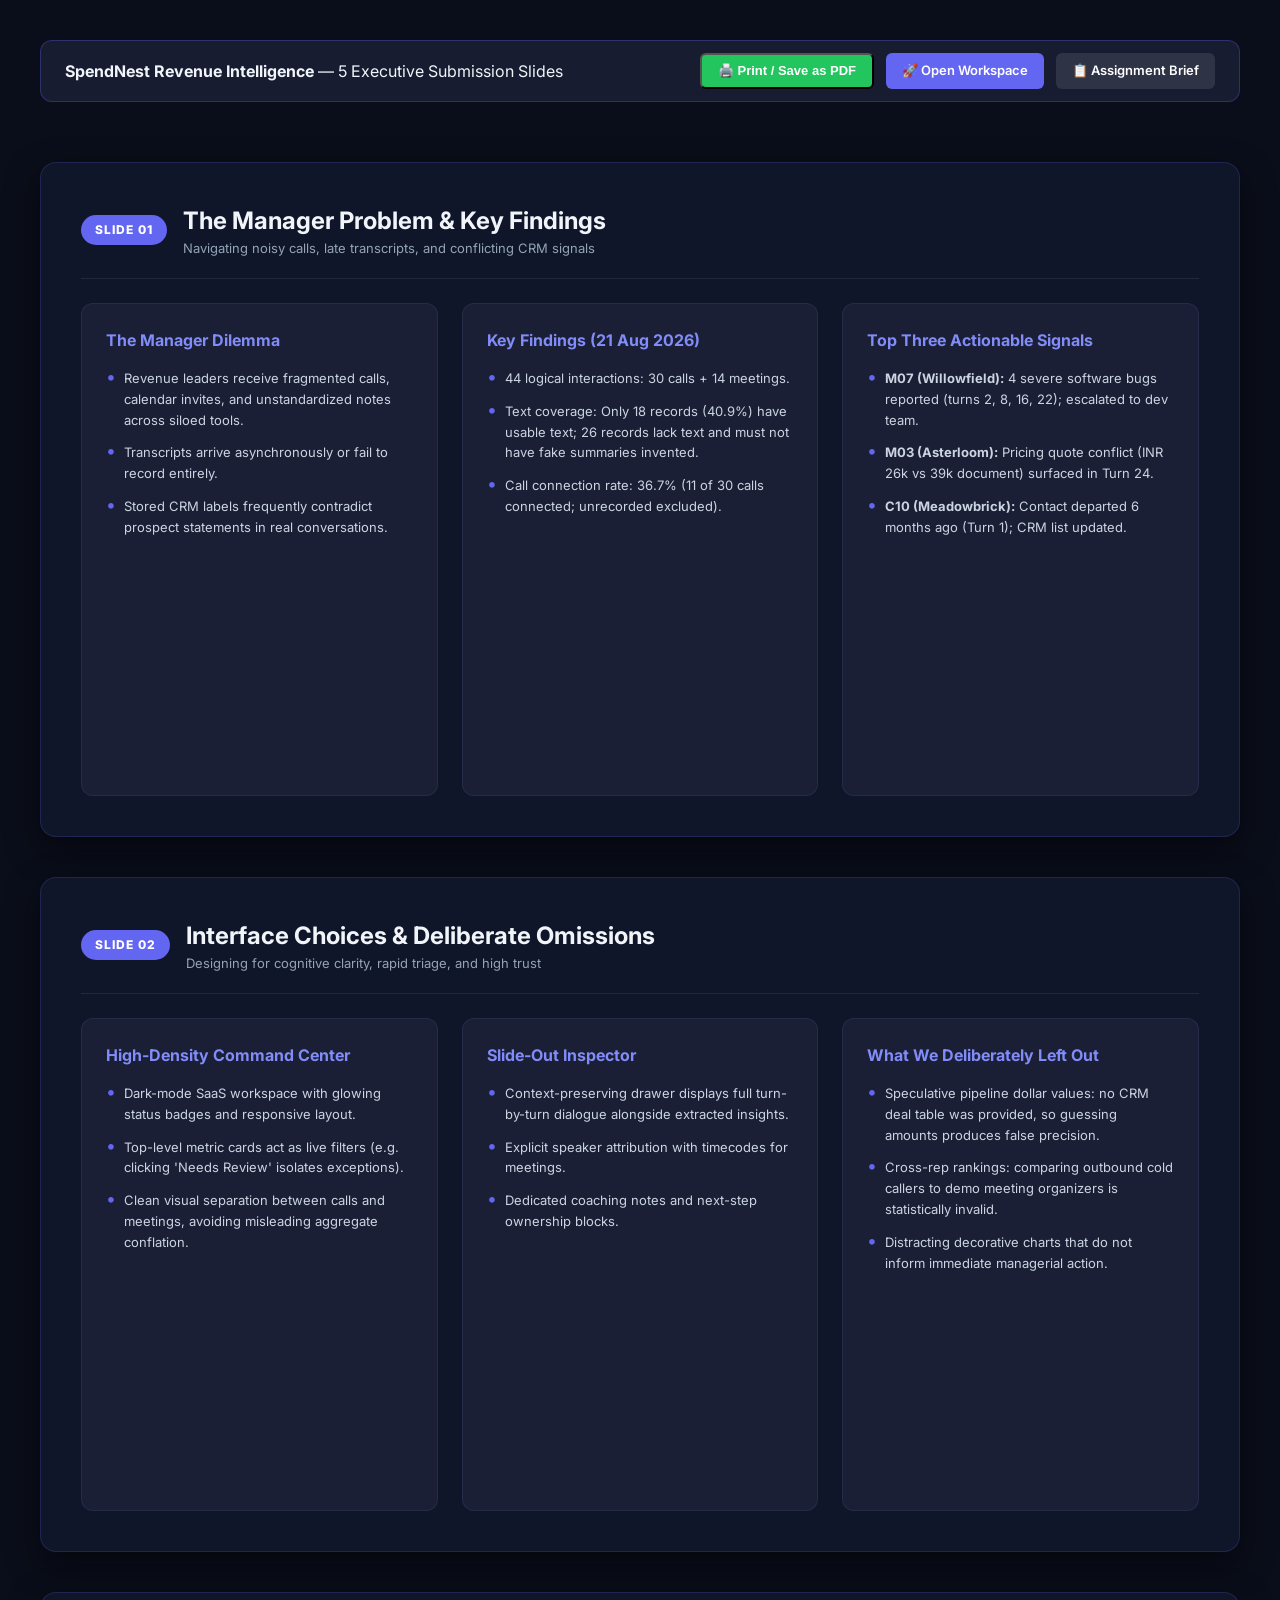
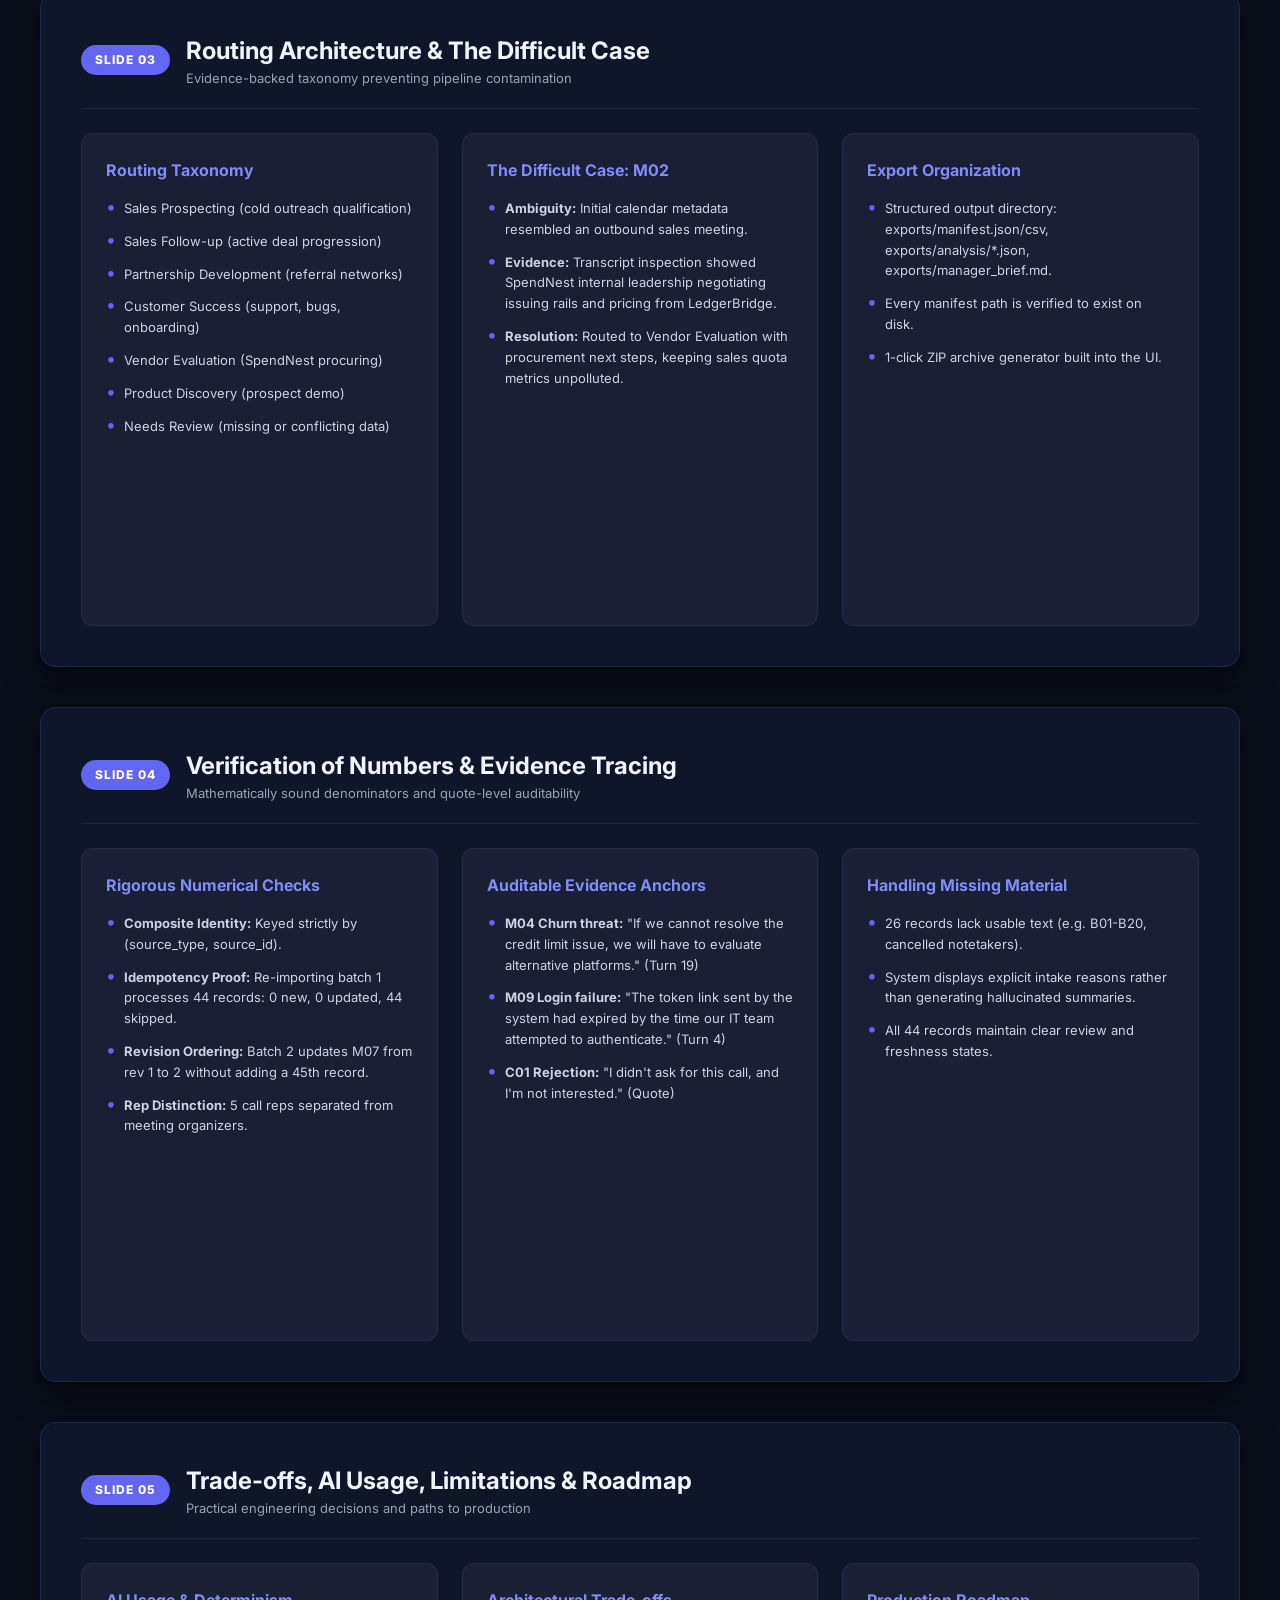
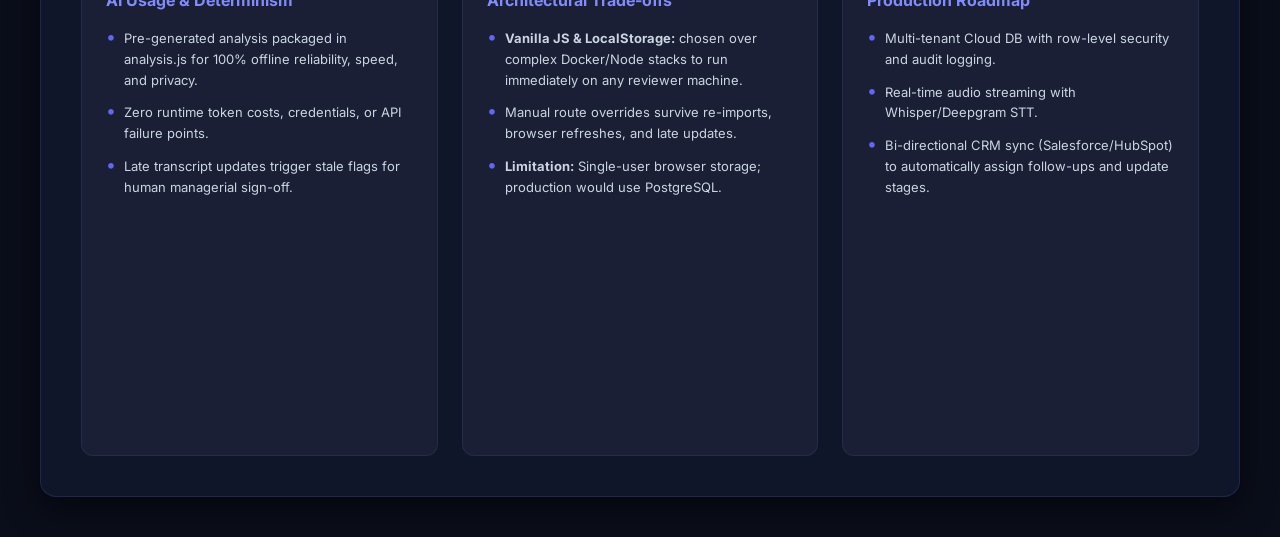
<file: slides.html>
<!DOCTYPE html>
<html lang="en">
<head>
  <meta charset="UTF-8">
  <meta name="viewport" content="width=device-width, initial-scale=1.0">
  <title>Revenue Intelligence Inbox - 5 Slide Presentation</title>
  <link rel="stylesheet" href="https://fonts.googleapis.com/css2?family=Inter:wght@400;500;600;700;800&display=swap">
  <style>
    * { box-sizing: border-box; margin: 0; padding: 0; }
    body {
      font-family: 'Inter', -apple-system, sans-serif;
      background: #0a0e1a;
      color: #f1f5f9;
      line-height: 1.5;
      padding: 40px 20px;
    }
    .container {
      max-width: 1200px;
      margin: 0 auto;
      display: flex;
      flex-direction: column;
      gap: 40px;
    }
    .slide {
      background: #0f1629;
      border: 1px solid rgba(99, 102, 241, 0.2);
      border-radius: 16px;
      padding: 40px;
      aspect-ratio: 16 / 9;
      display: flex;
      flex-direction: column;
      box-shadow: 0 12px 32px rgba(0, 0, 0, 0.5);
      page-break-after: always;
    }
    .slide-header {
      display: flex;
      align-items: center;
      gap: 16px;
      margin-bottom: 24px;
      border-bottom: 1px solid rgba(255, 255, 255, 0.08);
      padding-bottom: 20px;
    }
    .slide-badge {
      background: #6366f1;
      color: white;
      font-size: 12px;
      font-weight: 800;
      padding: 6px 14px;
      border-radius: 9999px;
      letter-spacing: 1px;
    }
    .slide-title-block h2 {
      font-size: 24px;
      font-weight: 700;
      color: #f1f5f9;
    }
    .slide-title-block p {
      font-size: 13px;
      color: #94a3b8;
    }
    .slide-body {
      display: grid;
      grid-template-columns: repeat(3, 1fr);
      gap: 24px;
      flex: 1;
    }
    .card {
      background: #1a1f35;
      border: 1px solid rgba(40, 48, 77, 0.8);
      border-radius: 12px;
      padding: 24px;
      display: flex;
      flex-direction: column;
    }
    .card h3 {
      font-size: 16px;
      font-weight: 700;
      color: #818cf8;
      margin-bottom: 16px;
    }
    .card ul {
      list-style-type: none;
      display: flex;
      flex-direction: column;
      gap: 12px;
    }
    .card li {
      font-size: 13px;
      color: #cbd5e1;
      line-height: 1.6;
      position: relative;
      padding-left: 18px;
    }
    .card li::before {
      content: '•';
      color: #6366f1;
      position: absolute;
      left: 0;
      font-size: 18px;
      line-height: 1;
      top: 0;
    }
    .nav-bar {
      position: sticky;
      top: 20px;
      background: rgba(26, 31, 53, 0.9);
      backdrop-filter: blur(12px);
      padding: 12px 24px;
      border-radius: 12px;
      display: flex;
      justify-content: space-between;
      align-items: center;
      border: 1px solid rgba(99, 102, 241, 0.3);
      z-index: 100;
      margin-bottom: 20px;
    }
    .btn {
      background: #6366f1;
      color: white;
      text-decoration: none;
      padding: 8px 16px;
      border-radius: 6px;
      font-weight: 600;
      font-size: 13px;
    }
    @media print {
      body { background: white; color: black; padding: 0; }
      .nav-bar { display: none; }
      .slide {
        border: none;
        box-shadow: none;
        background: white;
        color: black;
        aspect-ratio: auto;
        height: 100vh;
        page-break-after: always;
      }
      .card { background: #f8fafc; border: 1px solid #cbd5e1; color: black; }
      .card h3 { color: #4338ca; }
      .card li { color: #334155; }
      .slide-title-block h2 { color: #0f172a; }
    }
  </style>
</head>
<body>
  <div class="container">
    <div class="nav-bar">
      <div>
        <strong>SpendNest Revenue Intelligence</strong> — 5 Executive Submission Slides
      </div>
      <div style="display:flex;gap:12px;">
        <button onclick="window.print()" class="btn" style="background:#22c55e">🖨️ Print / Save as PDF</button>
        <a href="index.html" class="btn">🚀 Open Workspace</a>
        <a href="assignment.html" class="btn" style="background: rgba(255,255,255,0.1)">📋 Assignment Brief</a>
      </div>
    </div>

    <!-- Slide 1 -->
    <div class="slide" id="slide1">
      <div class="slide-header">
        <span class="slide-badge">SLIDE 01</span>
        <div class="slide-title-block">
          <h2>The Manager Problem & Key Findings</h2>
          <p>Navigating noisy calls, late transcripts, and conflicting CRM signals</p>
        </div>
      </div>
      <div class="slide-body">
        <div class="card">
          <h3>The Manager Dilemma</h3>
          <ul>
            <li>Revenue leaders receive fragmented calls, calendar invites, and unstandardized notes across siloed tools.</li>
            <li>Transcripts arrive asynchronously or fail to record entirely.</li>
            <li>Stored CRM labels frequently contradict prospect statements in real conversations.</li>
          </ul>
        </div>
        <div class="card">
          <h3>Key Findings (21 Aug 2026)</h3>
          <ul>
            <li>44 logical interactions: 30 calls + 14 meetings.</li>
            <li>Text coverage: Only 18 records (40.9%) have usable text; 26 records lack text and must not have fake summaries invented.</li>
            <li>Call connection rate: 36.7% (11 of 30 calls connected; unrecorded excluded).</li>
          </ul>
        </div>
        <div class="card">
          <h3>Top Three Actionable Signals</h3>
          <ul>
            <li><strong>M07 (Willowfield):</strong> 4 severe software bugs reported (turns 2, 8, 16, 22); escalated to dev team.</li>
            <li><strong>M03 (Asterloom):</strong> Pricing quote conflict (INR 26k vs 39k document) surfaced in Turn 24.</li>
            <li><strong>C10 (Meadowbrick):</strong> Contact departed 6 months ago (Turn 1); CRM list updated.</li>
          </ul>
        </div>
      </div>
    </div>

    <!-- Slide 2 -->
    <div class="slide" id="slide2">
      <div class="slide-header">
        <span class="slide-badge">SLIDE 02</span>
        <div class="slide-title-block">
          <h2>Interface Choices & Deliberate Omissions</h2>
          <p>Designing for cognitive clarity, rapid triage, and high trust</p>
        </div>
      </div>
      <div class="slide-body">
        <div class="card">
          <h3>High-Density Command Center</h3>
          <ul>
            <li>Dark-mode SaaS workspace with glowing status badges and responsive layout.</li>
            <li>Top-level metric cards act as live filters (e.g. clicking 'Needs Review' isolates exceptions).</li>
            <li>Clean visual separation between calls and meetings, avoiding misleading aggregate conflation.</li>
          </ul>
        </div>
        <div class="card">
          <h3>Slide-Out Inspector</h3>
          <ul>
            <li>Context-preserving drawer displays full turn-by-turn dialogue alongside extracted insights.</li>
            <li>Explicit speaker attribution with timecodes for meetings.</li>
            <li>Dedicated coaching notes and next-step ownership blocks.</li>
          </ul>
        </div>
        <div class="card">
          <h3>What We Deliberately Left Out</h3>
          <ul>
            <li>Speculative pipeline dollar values: no CRM deal table was provided, so guessing amounts produces false precision.</li>
            <li>Cross-rep rankings: comparing outbound cold callers to demo meeting organizers is statistically invalid.</li>
            <li>Distracting decorative charts that do not inform immediate managerial action.</li>
          </ul>
        </div>
      </div>
    </div>

    <!-- Slide 3 -->
    <div class="slide" id="slide3">
      <div class="slide-header">
        <span class="slide-badge">SLIDE 03</span>
        <div class="slide-title-block">
          <h2>Routing Architecture & The Difficult Case</h2>
          <p>Evidence-backed taxonomy preventing pipeline contamination</p>
        </div>
      </div>
      <div class="slide-body">
        <div class="card">
          <h3>Routing Taxonomy</h3>
          <ul>
            <li>Sales Prospecting (cold outreach qualification)</li>
            <li>Sales Follow-up (active deal progression)</li>
            <li>Partnership Development (referral networks)</li>
            <li>Customer Success (support, bugs, onboarding)</li>
            <li>Vendor Evaluation (SpendNest procuring)</li>
            <li>Product Discovery (prospect demo)</li>
            <li>Needs Review (missing or conflicting data)</li>
          </ul>
        </div>
        <div class="card">
          <h3>The Difficult Case: M02</h3>
          <ul>
            <li><strong>Ambiguity:</strong> Initial calendar metadata resembled an outbound sales meeting.</li>
            <li><strong>Evidence:</strong> Transcript inspection showed SpendNest internal leadership negotiating issuing rails and pricing from LedgerBridge.</li>
            <li><strong>Resolution:</strong> Routed to Vendor Evaluation with procurement next steps, keeping sales quota metrics unpolluted.</li>
          </ul>
        </div>
        <div class="card">
          <h3>Export Organization</h3>
          <ul>
            <li>Structured output directory: exports/manifest.json/csv, exports/analysis/*.json, exports/manager_brief.md.</li>
            <li>Every manifest path is verified to exist on disk.</li>
            <li>1-click ZIP archive generator built into the UI.</li>
          </ul>
        </div>
      </div>
    </div>

    <!-- Slide 4 -->
    <div class="slide" id="slide4">
      <div class="slide-header">
        <span class="slide-badge">SLIDE 04</span>
        <div class="slide-title-block">
          <h2>Verification of Numbers & Evidence Tracing</h2>
          <p>Mathematically sound denominators and quote-level auditability</p>
        </div>
      </div>
      <div class="slide-body">
        <div class="card">
          <h3>Rigorous Numerical Checks</h3>
          <ul>
            <li><strong>Composite Identity:</strong> Keyed strictly by (source_type, source_id).</li>
            <li><strong>Idempotency Proof:</strong> Re-importing batch 1 processes 44 records: 0 new, 0 updated, 44 skipped.</li>
            <li><strong>Revision Ordering:</strong> Batch 2 updates M07 from rev 1 to 2 without adding a 45th record.</li>
            <li><strong>Rep Distinction:</strong> 5 call reps separated from meeting organizers.</li>
          </ul>
        </div>
        <div class="card">
          <h3>Auditable Evidence Anchors</h3>
          <ul>
            <li><strong>M04 Churn threat:</strong> "If we cannot resolve the credit limit issue, we will have to evaluate alternative platforms." (Turn 19)</li>
            <li><strong>M09 Login failure:</strong> "The token link sent by the system had expired by the time our IT team attempted to authenticate." (Turn 4)</li>
            <li><strong>C01 Rejection:</strong> "I didn't ask for this call, and I'm not interested." (Quote)</li>
          </ul>
        </div>
        <div class="card">
          <h3>Handling Missing Material</h3>
          <ul>
            <li>26 records lack usable text (e.g. B01-B20, cancelled notetakers).</li>
            <li>System displays explicit intake reasons rather than generating hallucinated summaries.</li>
            <li>All 44 records maintain clear review and freshness states.</li>
          </ul>
        </div>
      </div>
    </div>

    <!-- Slide 5 -->
    <div class="slide" id="slide5">
      <div class="slide-header">
        <span class="slide-badge">SLIDE 05</span>
        <div class="slide-title-block">
          <h2>Trade-offs, AI Usage, Limitations & Roadmap</h2>
          <p>Practical engineering decisions and paths to production</p>
        </div>
      </div>
      <div class="slide-body">
        <div class="card">
          <h3>AI Usage & Determinism</h3>
          <ul>
            <li>Pre-generated analysis packaged in analysis.js for 100% offline reliability, speed, and privacy.</li>
            <li>Zero runtime token costs, credentials, or API failure points.</li>
            <li>Late transcript updates trigger stale flags for human managerial sign-off.</li>
          </ul>
        </div>
        <div class="card">
          <h3>Architectural Trade-offs</h3>
          <ul>
            <li><strong>Vanilla JS & LocalStorage:</strong> chosen over complex Docker/Node stacks to run immediately on any reviewer machine.</li>
            <li>Manual route overrides survive re-imports, browser refreshes, and late updates.</li>
            <li><strong>Limitation:</strong> Single-user browser storage; production would use PostgreSQL.</li>
          </ul>
        </div>
        <div class="card">
          <h3>Production Roadmap</h3>
          <ul>
            <li>Multi-tenant Cloud DB with row-level security and audit logging.</li>
            <li>Real-time audio streaming with Whisper/Deepgram STT.</li>
            <li>Bi-directional CRM sync (Salesforce/HubSpot) to automatically assign follow-ups and update stages.</li>
          </ul>
        </div>
      </div>
    </div>
  </div>
</body>
</html>
</file>
